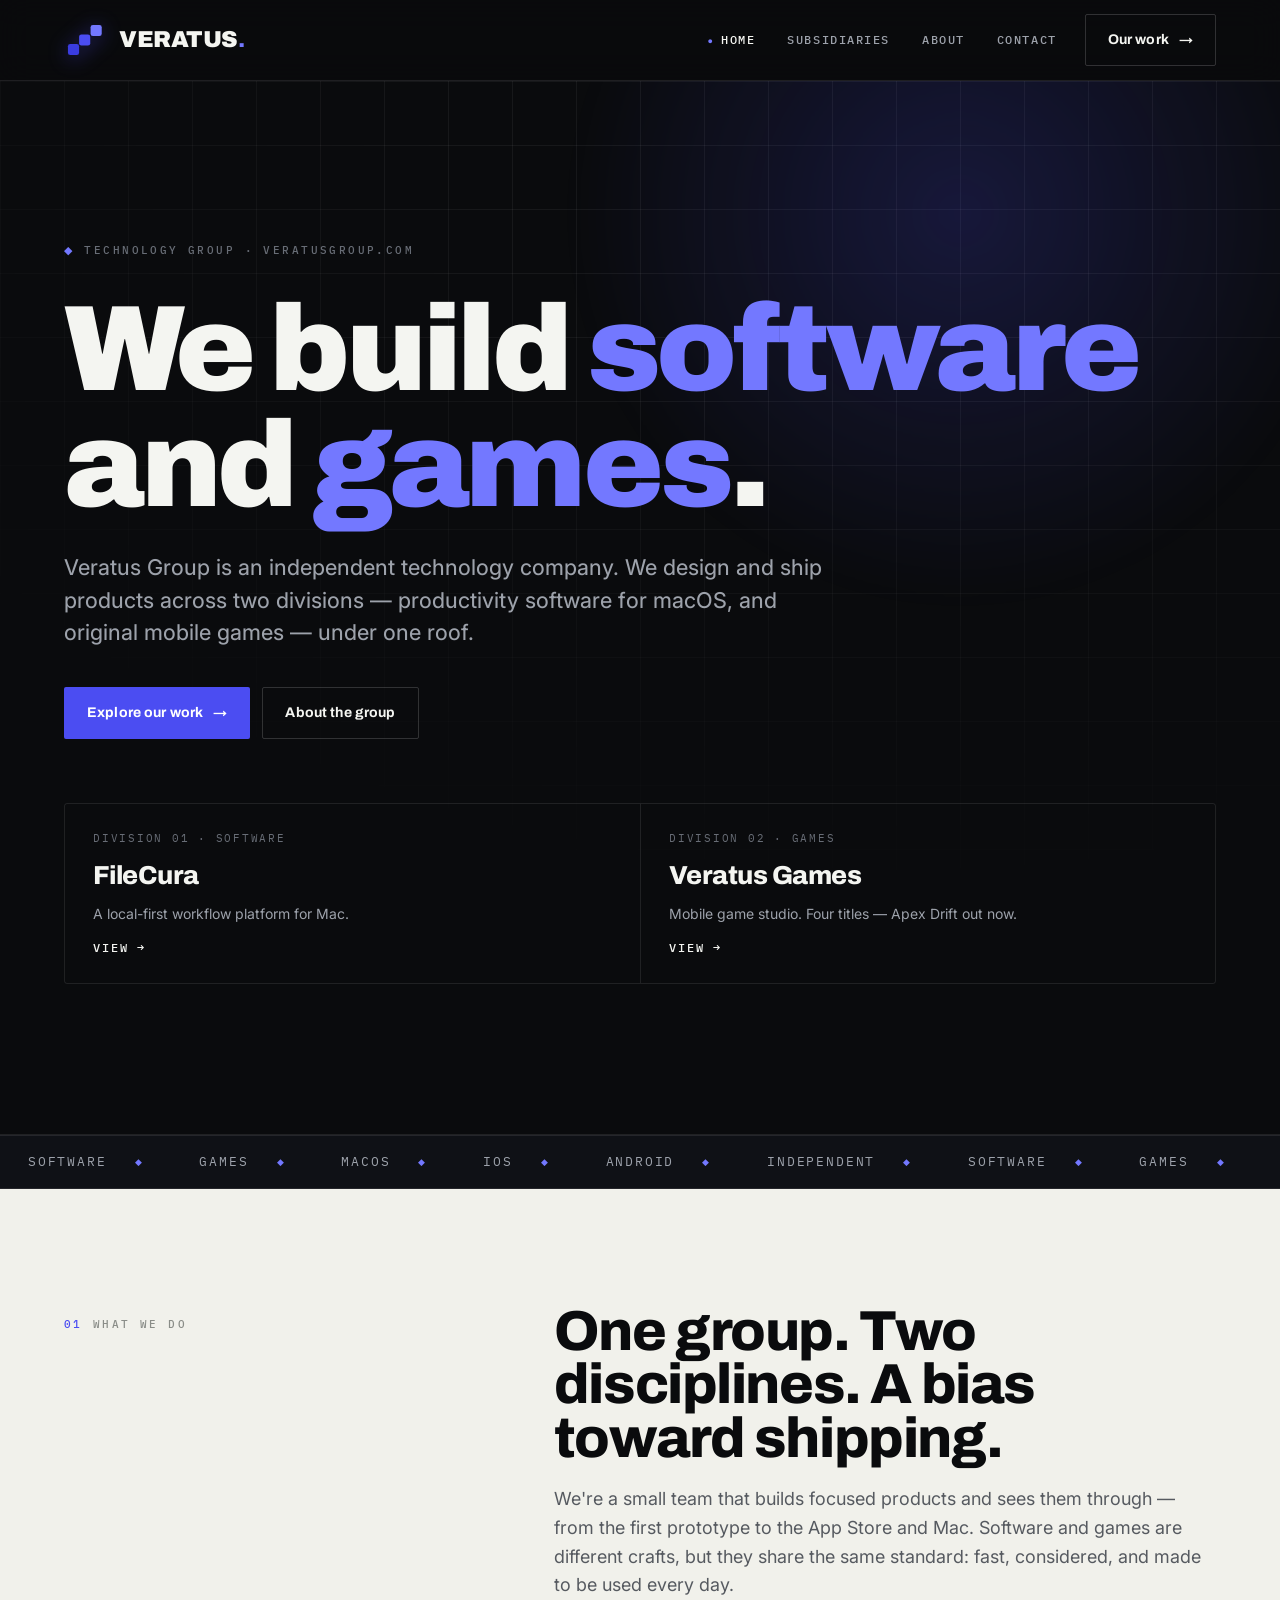
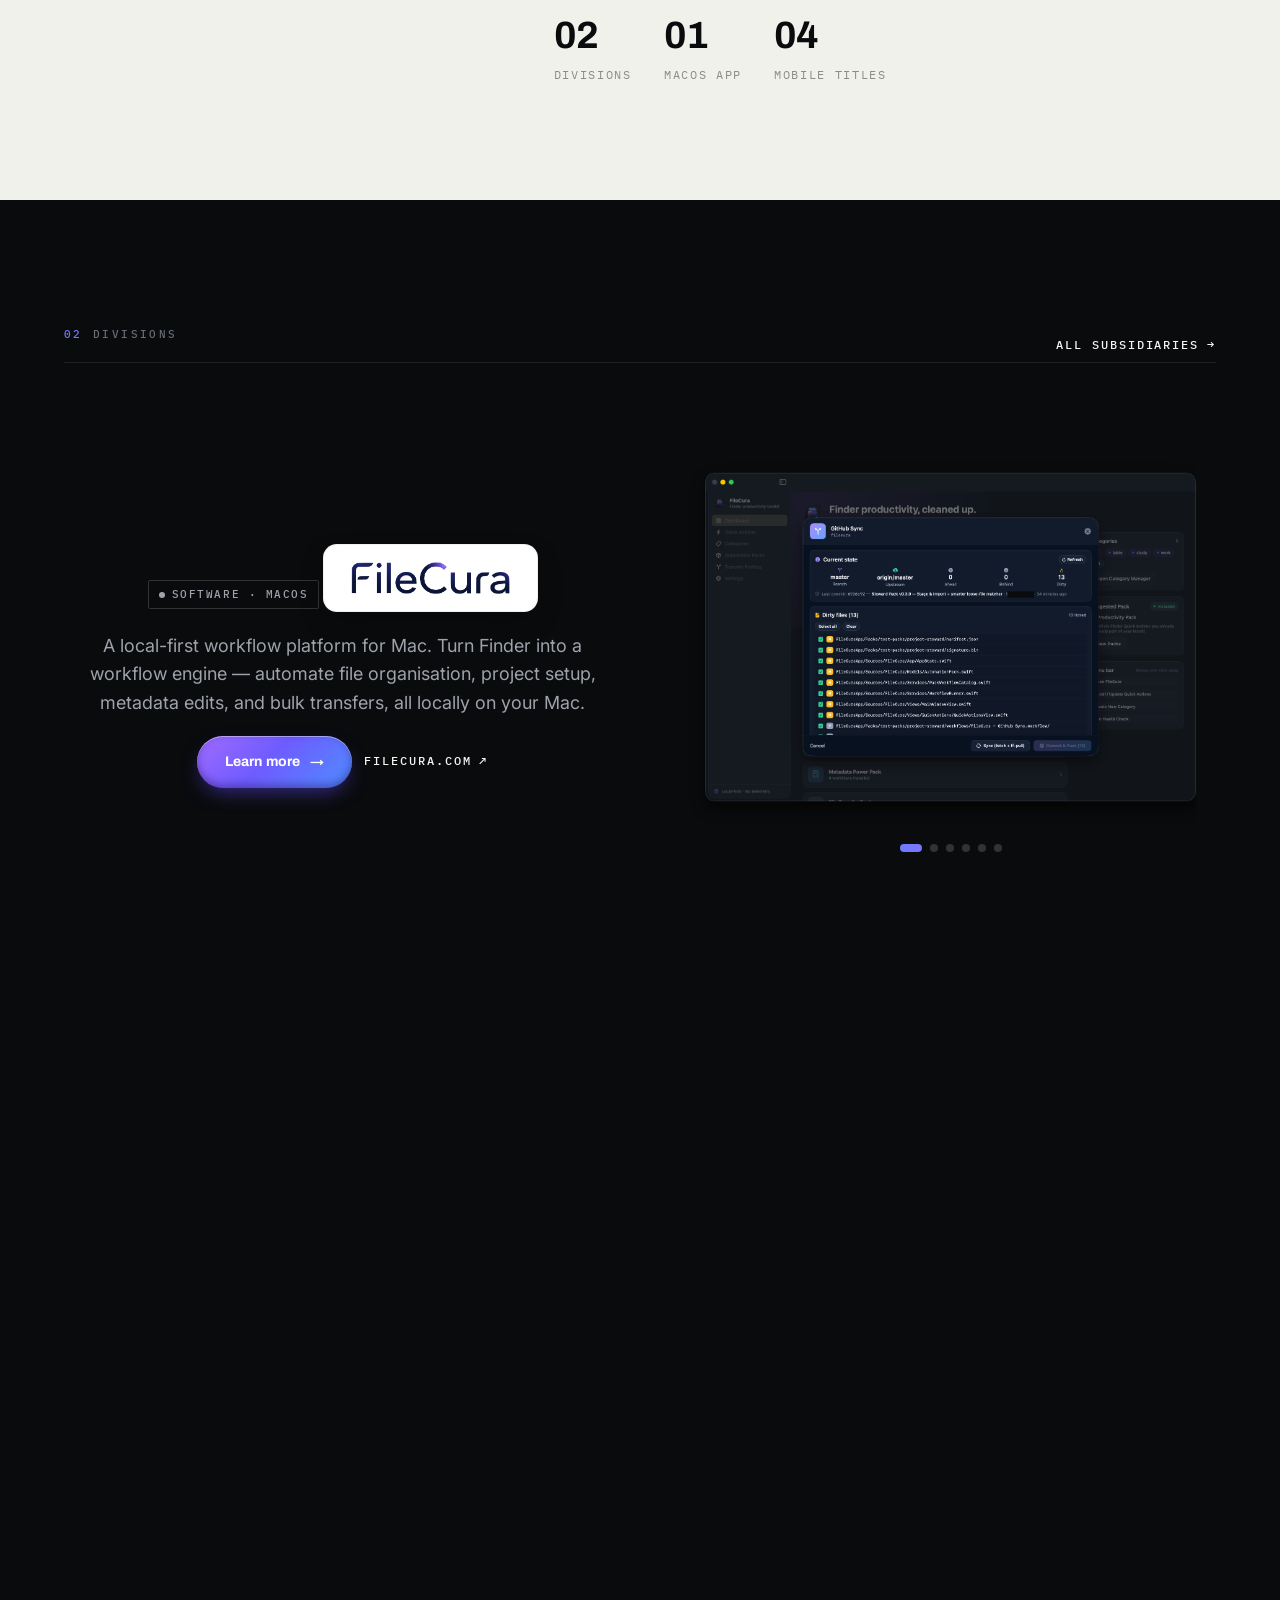
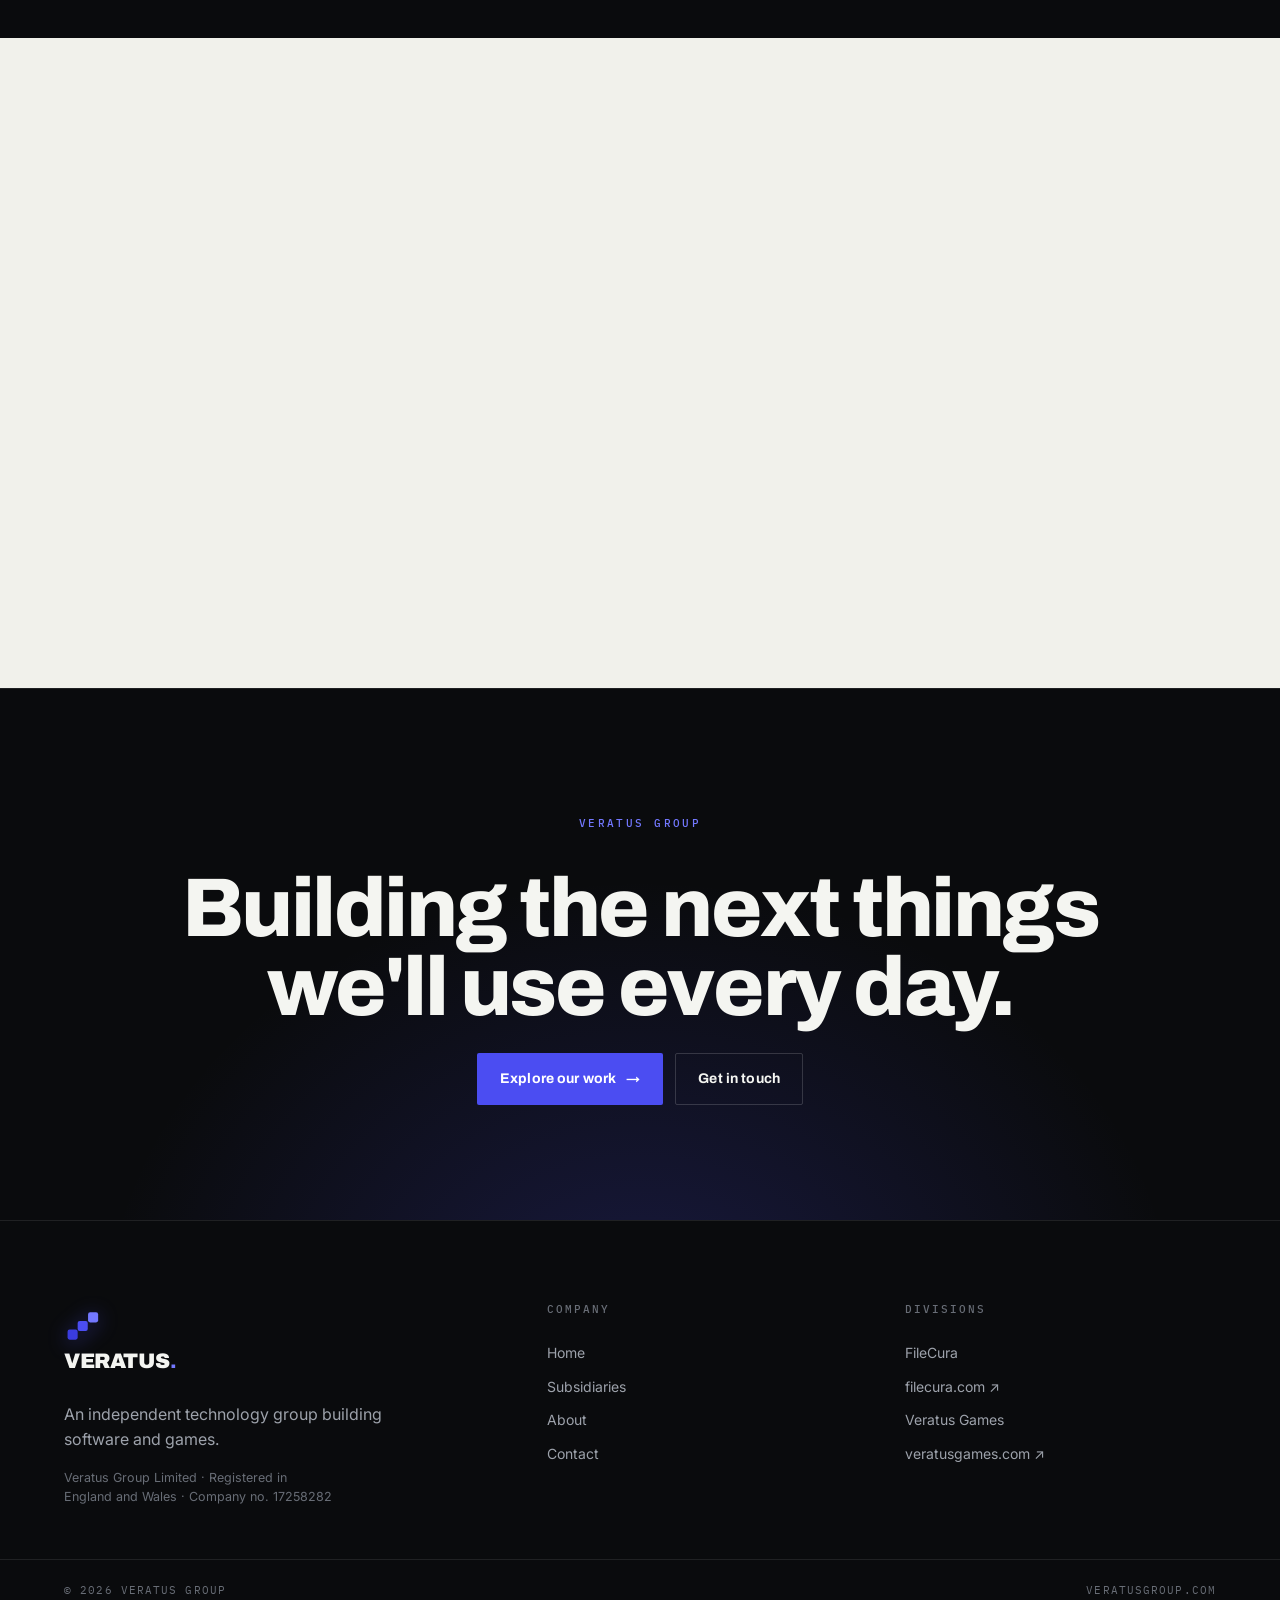
<file: index.html>
<!doctype html>
<html lang="en">
<head>
<meta charset="utf-8"/>
<title>Veratus Group — Software & Games</title>
<meta name="viewport" content="width=device-width, initial-scale=1"/>
<link rel="icon" type="image/svg+xml" href="assets/veratus-mark.svg"/>
<link rel="stylesheet" href="veratus.css"/>
<link rel="stylesheet" href="https://fonts.googleapis.com/css2?family=Space+Grotesk:wght@500;600;700&family=JetBrains+Mono:wght@400;500;700&display=swap"/>
<style>
  /* Page-local: hero composition */
  .hero { position: relative; overflow: hidden; border-bottom: 1px solid var(--line); }
  .hero__grid {
    position: absolute; inset: 0; pointer-events: none;
    background-image:
      linear-gradient(var(--line) 1px, transparent 1px),
      linear-gradient(90deg, var(--line) 1px, transparent 1px);
    background-size: 64px 64px;
    -webkit-mask-image: radial-gradient(120% 100% at 70% 0%, #000 30%, transparent 78%);
            mask-image: radial-gradient(120% 100% at 70% 0%, #000 30%, transparent 78%);
    opacity: .6;
  }
  .hero__glow {
    position: absolute; top: -30%; right: -10%; width: 70vw; height: 70vw;
    background: radial-gradient(circle, rgba(75,77,242,0.20), transparent 62%);
    pointer-events: none; filter: blur(10px);
  }
  .hero__inner { position: relative; padding-block: clamp(72px, 12vw, 150px); }
  .hero h1 { margin: 22px 0 0; }
  .hero h1 .accent { color: var(--accent-bright); }
  .hero__cta { margin-top: 38px; }
  .hero__divs {
    margin-top: 64px; display: grid; grid-template-columns: 1fr 1fr;
    border: 1px solid var(--line); border-radius: 3px; overflow: hidden;
  }
  .hero__div { padding: 26px 28px; display: flex; flex-direction: column; gap: 8px; transition: background .2s; }
  .hero__div + .hero__div { border-left: 1px solid var(--line); }
  .hero__div:hover { background: var(--ink-1); }
  .hero__div .k { font-family: var(--f-mono); font-size: 11px; letter-spacing: .16em; text-transform: uppercase; color: var(--fg-3); }
  .hero__div .n { font-family: var(--f-display); font-weight: 800; font-size: clamp(20px,2.4vw,26px); letter-spacing: -.02em; }
  .hero__div .d { font-size: 14px; color: var(--fg-2); }
  .hero__div .go { margin-top: 6px; }
  @media (max-width: 680px){ .hero__divs { grid-template-columns: 1fr; } .hero__div + .hero__div { border-left: 0; border-top: 1px solid var(--line); } }

  /* Ticker */
  .ticker { border-block: 1px solid var(--line); background: var(--ink-1); overflow: hidden; }
  .ticker__track { display: flex; gap: 0; white-space: nowrap; animation: ticker 32s linear infinite; }
  .ticker span {
    font-family: var(--f-mono); font-size: 13px; letter-spacing: .14em; text-transform: uppercase;
    color: var(--fg-2); padding: 16px 28px; display: inline-flex; align-items: center; gap: 28px;
  }
  .ticker span::after { content: "◆"; color: var(--accent-bright); font-size: 9px; }
  @keyframes ticker { to { transform: translateX(-50%); } }
  @media (prefers-reduced-motion: reduce){ .ticker__track { animation: none; } }

  /* Divisions feature blocks */
  .divs { display: grid; gap: 0; }
  .divblock {
    display: grid; grid-template-columns: 1.05fr 1fr; gap: clamp(28px,5vw,72px);
    align-items: center; padding-block: clamp(48px,7vw,84px);
  }
  .divblock + .divblock { border-top: 1px solid var(--paper-line); }
  .divblock__shot { aspect-ratio: 4 / 3; }
  .divblock--rev .divblock__media { order: -1; }
  .divblock h3 { margin: 16px 0 0; }
  @media (max-width: 820px){
    .divblock { grid-template-columns: 1fr; }
    .divblock--rev .divblock__media { order: 0; }
  }

  /* Games strip */
  .games { display: grid; grid-template-columns: repeat(3,1fr); gap: 1px; background: var(--line); border: 1px solid var(--line); border-radius: 3px; overflow: hidden; }
  .game { background: var(--ink); padding: 22px; display: flex; flex-direction: column; gap: 14px; transition: background .2s; }
  .game:hover { background: var(--ink-1); }
  .game__shot { aspect-ratio: 16 / 11; }
  .game__head { display: flex; align-items: flex-start; justify-content: space-between; gap: 12px; }
  @media (max-width: 760px){ .games { grid-template-columns: 1fr; } }

  /* CTA band */
  .ctaband { position: relative; overflow: hidden; border-top: 1px solid var(--line); }
  .ctaband__glow { position: absolute; inset: 0; background: radial-gradient(60% 120% at 50% 120%, rgba(75,77,242,0.22), transparent 70%); pointer-events: none; }
  .ctaband__inner { position: relative; text-align: center; padding-block: clamp(64px,9vw,120px); display: flex; flex-direction: column; align-items: center; gap: 26px; }

  /* In-development pointer band → Veratus Games page */
  .devband { display:flex; align-items:center; justify-content:space-between; gap:32px; flex-wrap:wrap;
    border:1px solid var(--paper-line); border-radius:4px; padding:clamp(26px,4vw,48px); background:var(--paper);
    transition:background .2s, border-color .2s, transform .2s; }
  .devband:hover { background:#E9E9E1; border-color:rgba(10,11,13,.22); }
  .devband__go { font-family:var(--f-display); font-weight:700; font-size:15px; letter-spacing:.01em;
    display:inline-flex; align-items:center; gap:10px; color:var(--accent); white-space:nowrap; }
  .devband__go .arr { transition:transform .18s; }
  .devband:hover .devband__go .arr { transform:translateX(5px); }
</style>
</head>
<body data-screen-label="01 Home">

  <!-- NAV -->
  <header class="nav">
    <div class="nav__inner">
      <a class="brand" href="index.html" aria-label="Veratus Group home">
        <svg class="brand__mark" viewBox="0 0 64 64" fill="none" aria-hidden="true">
          <rect x="6" y="38" width="17" height="17" rx="3.5" fill="#3A3CE0"></rect><rect x="40.5" y="9" width="17" height="17" rx="3.5" fill="#7378FF"></rect>
          <rect x="23" y="23.5" width="17" height="17" rx="3.5" fill="#4B4DF2"></rect>
        </svg>
        <span class="brand__name">VERATUS<b>.</b></span>
      </a>
      <nav class="nav__links" aria-label="Primary">
        <a class="nav__link" href="index.html" aria-current="page">Home</a>
        <a class="nav__link" href="subsidiaries.html">Subsidiaries</a>
        <a class="nav__link" href="about.html">About</a>
        <a class="nav__link nav__link--keep" href="contact.html">Contact</a>
        <a class="btn btn--ghost nav__cta" href="subsidiaries.html">Our work <span class="arr">→</span></a>
      </nav>
    </div>
  </header>

  <main>
    <!-- HERO -->
    <section class="hero">
      <div class="hero__grid"></div>
      <div class="hero__glow"></div>
      <div class="wrap hero__inner">
        <p class="eyebrow"><span class="idx">◆</span> Technology Group · veratusgroup.com</p>
        <h1 class="display d-xxl">
          We build <span class="accent">software</span><br/>and <span class="accent">games</span>.
        </h1>
        <p class="lede" style="margin-top:28px;">
          Veratus Group is an independent technology company. We design and ship
          products across two divisions — productivity software for macOS, and
          original mobile games — under one roof.
        </p>
        <div class="row hero__cta">
          <a class="btn btn--accent" href="subsidiaries.html">Explore our work <span class="arr">→</span></a>
          <a class="btn btn--ghost" href="about.html">About the group</a>
        </div>

        <div class="hero__divs">
          <a class="hero__div" href="subsidiaries.html#filecura">
            <span class="k">Division 01 · Software</span>
            <span class="n">FileCura</span>
            <span class="d">A local-first workflow platform for Mac.</span>
            <span class="go link-arrow">View <span class="arr">→</span></span>
          </a>
          <a class="hero__div" href="olympus.html">
            <span class="k">Division 02 · Games</span>
            <span class="n">Veratus Games</span>
            <span class="d">Mobile game studio. Four titles — Apex Drift out now.</span>
            <span class="go link-arrow">View <span class="arr">→</span></span>
          </a>
        </div>
      </div>
    </section>

    <!-- TICKER -->
    <div class="ticker" aria-hidden="true">
      <div class="ticker__track">
        <span>Software</span><span>Games</span><span>macOS</span><span>iOS</span><span>Android</span><span>Independent</span>
        <span>Software</span><span>Games</span><span>macOS</span><span>iOS</span><span>Android</span><span>Independent</span>
      </div>
    </div>

    <!-- WHAT WE DO (paper) -->
    <section class="section on-paper" data-screen-label="What we do">
      <div class="wrap">
        <div class="fade-up" style="display:grid; grid-template-columns: 0.9fr 1.4fr; gap: clamp(28px,5vw,72px); align-items:start;">
          <div>
            <p class="eyebrow"><span class="idx">01</span> What we do</p>
          </div>
          <div class="stack">
            <h2 class="display d-lg">One group. Two disciplines. A bias toward shipping.</h2>
            <p class="body-lg">
              We're a small team that builds focused products and sees them through —
              from the first prototype to the App Store and Mac. Software and games
              are different crafts, but they share the same standard: fast, considered,
              and made to be used every day.
            </p>
            <div class="row" style="margin-top:8px; gap:32px;">
              <div class="stack-sm">
                <div class="display d-md">02</div>
                <div class="mono" style="font-size:12px;letter-spacing:.14em;text-transform:uppercase;color:var(--on-paper-3)">Divisions</div>
              </div>
              <div class="stack-sm">
                <div class="display d-md">01</div>
                <div class="mono" style="font-size:12px;letter-spacing:.14em;text-transform:uppercase;color:var(--on-paper-3)">macOS app</div>
              </div>
              <div class="stack-sm">
                <div class="display d-md">04</div>
                <div class="mono" style="font-size:12px;letter-spacing:.14em;text-transform:uppercase;color:var(--on-paper-3)">Mobile titles</div>
              </div>
            </div>
          </div>
        </div>
      </div>
    </section>

    <!-- DIVISIONS -->
    <section class="section" data-screen-label="Divisions">
      <div class="wrap">
        <div class="row" style="justify-content:space-between; align-items:flex-end; margin-bottom:8px;">
          <p class="eyebrow"><span class="idx">02</span> Divisions</p>
          <a class="link-arrow" href="subsidiaries.html">All subsidiaries <span class="arr">→</span></a>
        </div>
        <div class="rule" style="margin-bottom:12px;"></div>

        <div class="divs">
          <!-- FileCura -->
          <article class="divblock fade-up" id="filecura">
            <div class="stack" style="align-items:center; text-align:center;">
              <span class="tag tag--dot">Software · macOS</span>
              <span class="fc-logo"><img src="assets/filecura-wordmark.png" alt="FileCura — local-first workflow platform for Mac"/></span>
              <p class="body-lg" style="color:var(--fg-2); margin-inline:auto;">
                A local-first workflow platform for Mac. Turn Finder into a
                workflow engine — automate file organisation, project setup,
                metadata edits, and bulk transfers, all locally on your Mac.
              </p>
              <div class="row" style="margin-top:6px; justify-content:center;">
                <a class="btn btn--filecura" href="subsidiaries.html#filecura">Learn more <span class="arr">→</span></a>
                <a class="link-arrow muted" href="https://filecura.com" target="_blank" rel="noopener">filecura.com <span class="arr">↗</span></a>
              </div>
            </div>
            <div class="divblock__media">
              <div class="fc-slides" data-fc-slides>
                <img src="assets/fc/fc-1.png" alt="FileCura — Dashboard"/>
                <img src="assets/fc/fc-2.png" alt="FileCura — Quick Actions"/>
                <img src="assets/fc/fc-3.png" alt="FileCura — Automation Packs"/>
                <img src="assets/fc/fc-4.png" alt="FileCura — Settings"/>
                <img src="assets/fc/fc-5.png" alt="FileCura — Git Full Run"/>
                <img src="assets/fc/fc-6.png" alt="FileCura — Archive Handler"/>
              </div>
              <div class="fc-dots" data-fc-dots></div>
            </div>
          </article>

          <!-- Veratus Games -->
          <article class="divblock divblock--rev fade-up" id="olympus">
            <div class="stack">
              <span class="tag tag--dot" style="color:var(--accent-bright);border-color:var(--accent-line)">Games · Mobile studio</span>
              <h3 class="display d-lg">Veratus Games</h3>
              <p class="body-lg" style="color:var(--fg-2)">
                Our mobile game studio. Veratus Games builds original, tightly-crafted titles
                for iOS and Android — Apex Drift is live on the App Store, with three more on the way.
              </p>
              <div class="row" style="margin-top:6px;">
                <a class="btn btn--olympus" href="olympus.html">Visit Veratus Games <span class="arr">→</span></a>
              </div>
            </div>
            <a class="divblock__media ticks" href="olympus.html" aria-label="Veratus Games" style="display:flex;align-items:center;justify-content:center;padding:20px;aspect-ratio:4/3;background:radial-gradient(62% 64% at 50% 34%,rgba(44,58,115,.55),transparent 70%),linear-gradient(160deg,#10193A,#070A16);border:1px solid rgba(245,199,84,.22);border-radius:3px;overflow:hidden;transition:transform .2s,border-color .2s;">
              <img src="assets/olympus-lockup.svg" alt="Veratus Games" style="width:90%;max-width:480px;"/>
            </a>
          </article>
        </div>
      </div>
    </section>

    <!-- IN DEVELOPMENT → VERATUS GAMES PAGE -->
    <section class="section on-paper" data-screen-label="In development">
      <div class="wrap">
        <a class="devband fade-up" href="olympus.html">
          <div class="stack-sm">
            <p class="eyebrow"><span class="idx">03</span> In development</p>
            <h2 class="display d-lg" style="margin-top:10px;">Our games are made at Veratus Games.</h2>
            <p class="body-lg" style="max-width:48ch; margin-top:6px;">Veratus Games is our mobile studio — Apex Drift is live, Eclipse Run and Triagles are launching, and Lost in the Woods is in development. See the studio and its full lineup.</p>
          </div>
          <span class="devband__go">Visit Veratus Games <span class="arr">→</span></span>
        </a>
      </div>
    </section>

    <!-- CTA -->
    <section class="ctaband on-ink" data-screen-label="CTA">
      <div class="ctaband__glow"></div>
      <div class="wrap ctaband__inner">
        <p class="eyebrow eyebrow--accent">Veratus Group</p>
        <h2 class="display d-xl" style="max-width:18ch;">Building the next things we'll use every day.</h2>
        <div class="row" style="justify-content:center;">
          <a class="btn btn--accent" href="subsidiaries.html">Explore our work <span class="arr">→</span></a>
          <a class="btn btn--ghost" href="contact.html">Get in touch</a>
        </div>
      </div>
    </section>
  </main>

  <!-- FOOTER -->
  <footer class="foot">
    <div class="foot__top">
      <div class="foot__col">
        <a class="brand" href="index.html" style="margin-bottom:18px;">
          <svg class="brand__mark" viewBox="0 0 64 64" fill="none" aria-hidden="true">
            <rect x="6" y="38" width="17" height="17" rx="3.5" fill="#3A3CE0"></rect><rect x="40.5" y="9" width="17" height="17" rx="3.5" fill="#7378FF"></rect>
            <rect x="23" y="23.5" width="17" height="17" rx="3.5" fill="#4B4DF2"></rect>
          </svg>
          <span class="brand__name">VERATUS<b>.</b></span>
        </a>
        <p class="body" style="max-width:34ch;">An independent technology group building software and games.</p>
        <p class="body muted" style="max-width:34ch; margin-top:10px; font-size:12.5px; line-height:1.5;">Veratus Group Limited · Registered in England and Wales · Company no. 17258282</p>
      </div>
      <div class="foot__col">
        <h4>Company</h4>
        <a href="index.html">Home</a>
        <a href="subsidiaries.html">Subsidiaries</a>
        <a href="about.html">About</a>
        <a href="contact.html">Contact</a>
      </div>
      <div class="foot__col">
        <h4>Divisions</h4>
        <a href="subsidiaries.html#filecura">FileCura</a>
        <a href="https://filecura.com" target="_blank" rel="noopener">filecura.com ↗</a>
        <a href="olympus.html">Veratus Games</a>
        <a href="https://veratusgames.com" target="_blank" rel="noopener">veratusgames.com ↗</a>
      </div>
    </div>
    <div class="foot__bottom">
      <span>© 2026 Veratus Group</span>
      <span>veratusgroup.com</span>
    </div>
  </footer>

  <script>
    (function(){
      var io = new IntersectionObserver(function(es){
        es.forEach(function(e){ if(e.isIntersecting){ e.target.classList.add('in'); io.unobserve(e.target); }});
      }, { threshold: 0.12, rootMargin: '0px 0px -8% 0px' });
      document.querySelectorAll('.fade-up').forEach(function(el,i){ el.style.setProperty('--_d', (i*60)+'ms'); io.observe(el); });
    })();
  </script>
  <script data-vg-reveal>
  (function(){
    var sels = ['.hero__inner','.pagehead__inner','.ohead__inner','.ctaband__inner','.octa > .wrap','.section > .wrap','.osec > .wrap'];
    var add = [];
    sels.forEach(function(s){ document.querySelectorAll(s).forEach(function(el){
      if(el.classList.contains('fade-up')) return;
      if(el.querySelector('.fade-up')) return;
      el.classList.add('fade-up'); add.push(el);
    }); });
    if(!('IntersectionObserver' in window)){ add.forEach(function(el){ el.classList.add('in'); }); return; }
    var io = new IntersectionObserver(function(es){ es.forEach(function(e){ if(e.isIntersecting){ e.target.classList.add('in'); io.unobserve(e.target); } }); }, { threshold: 0.06, rootMargin: '0px 0px -4% 0px' });
    add.forEach(function(el){ io.observe(el); });
  })();
  </script>
  <script src="fc-slideshow.js"></script>
</body>
</html>
</file>
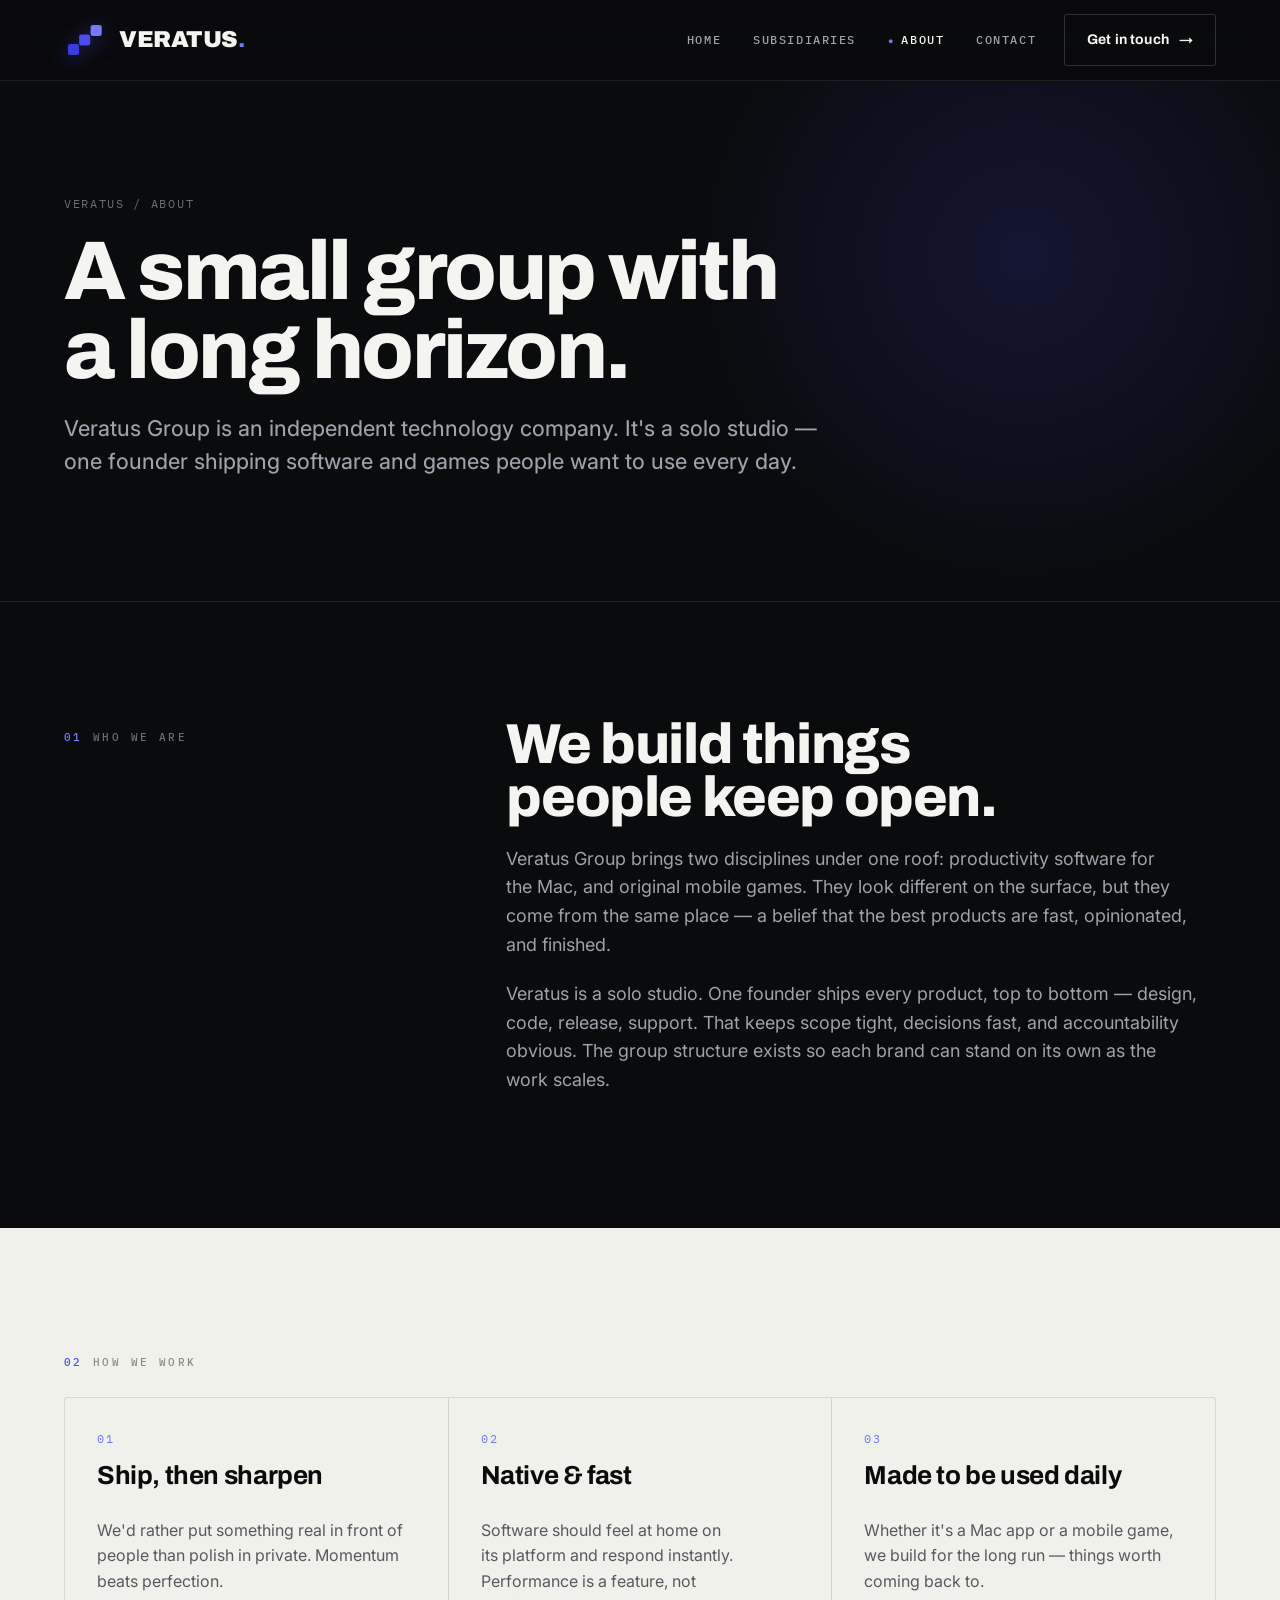
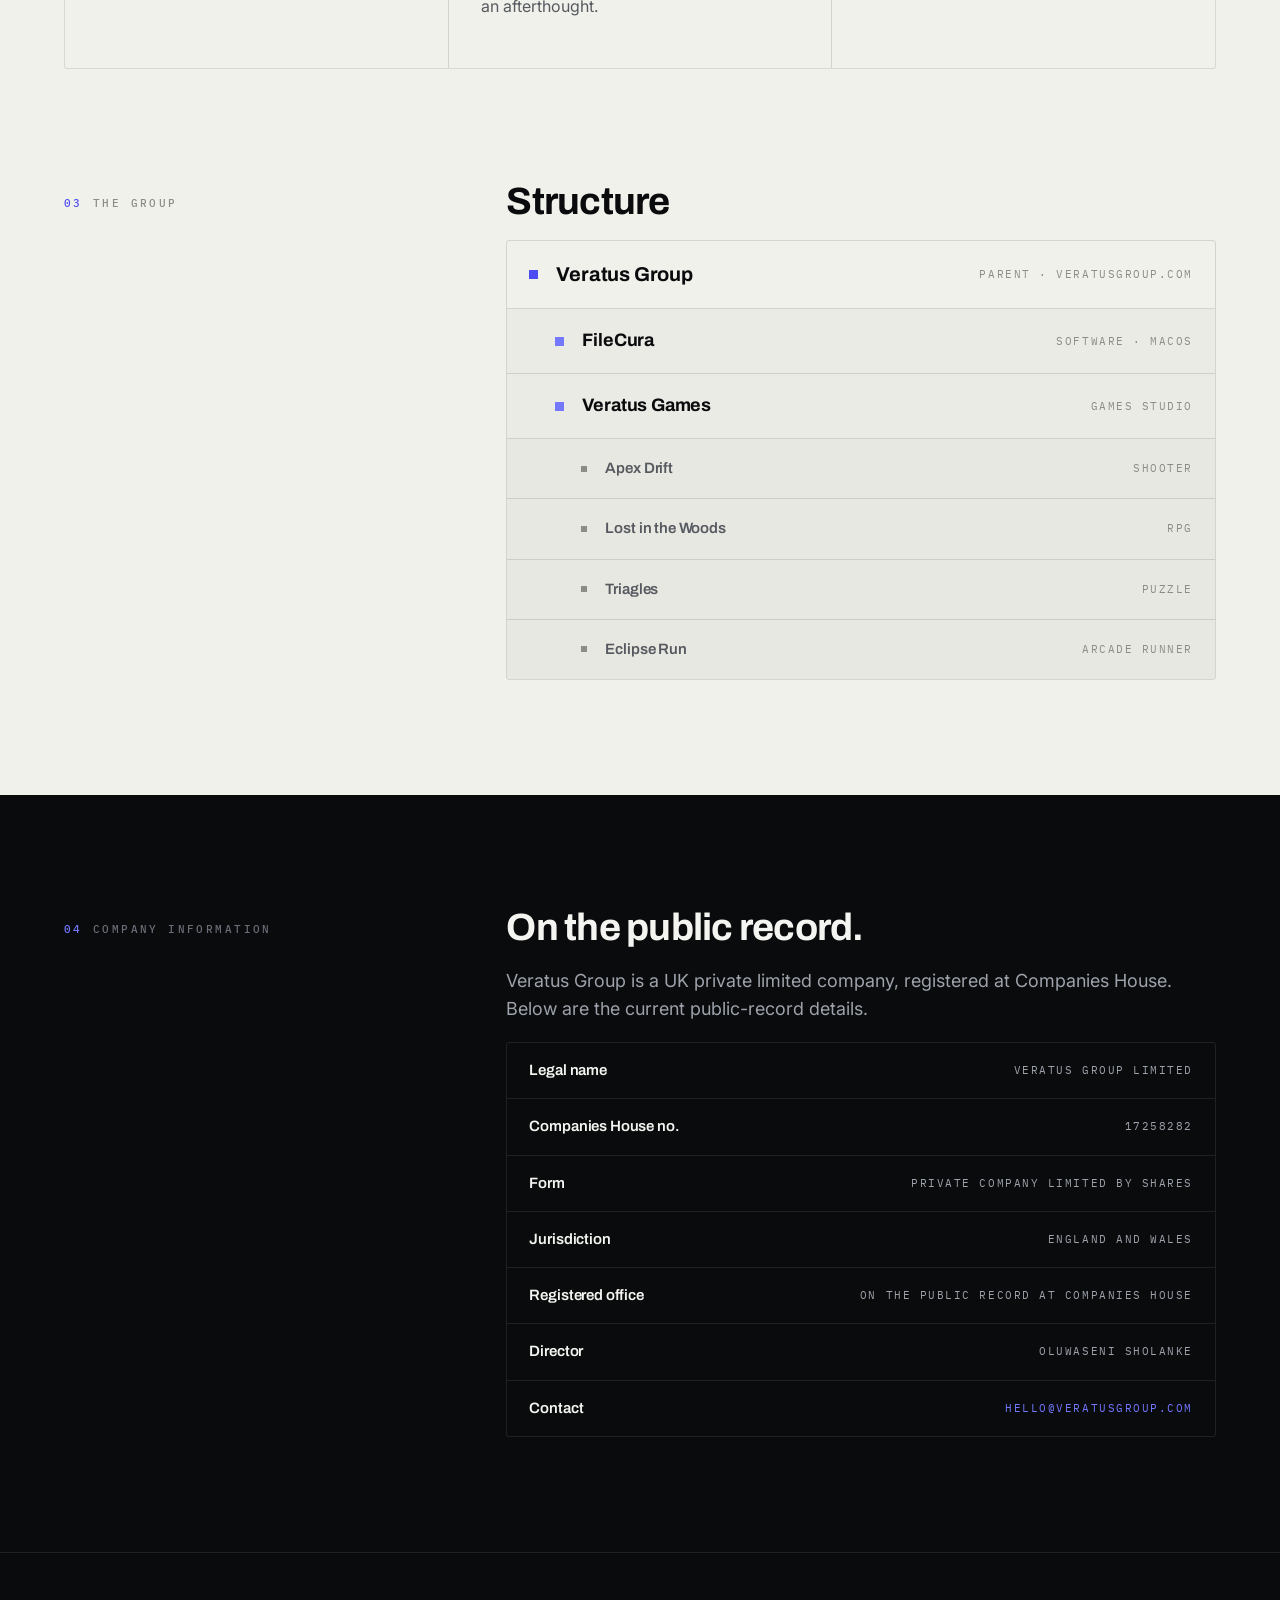
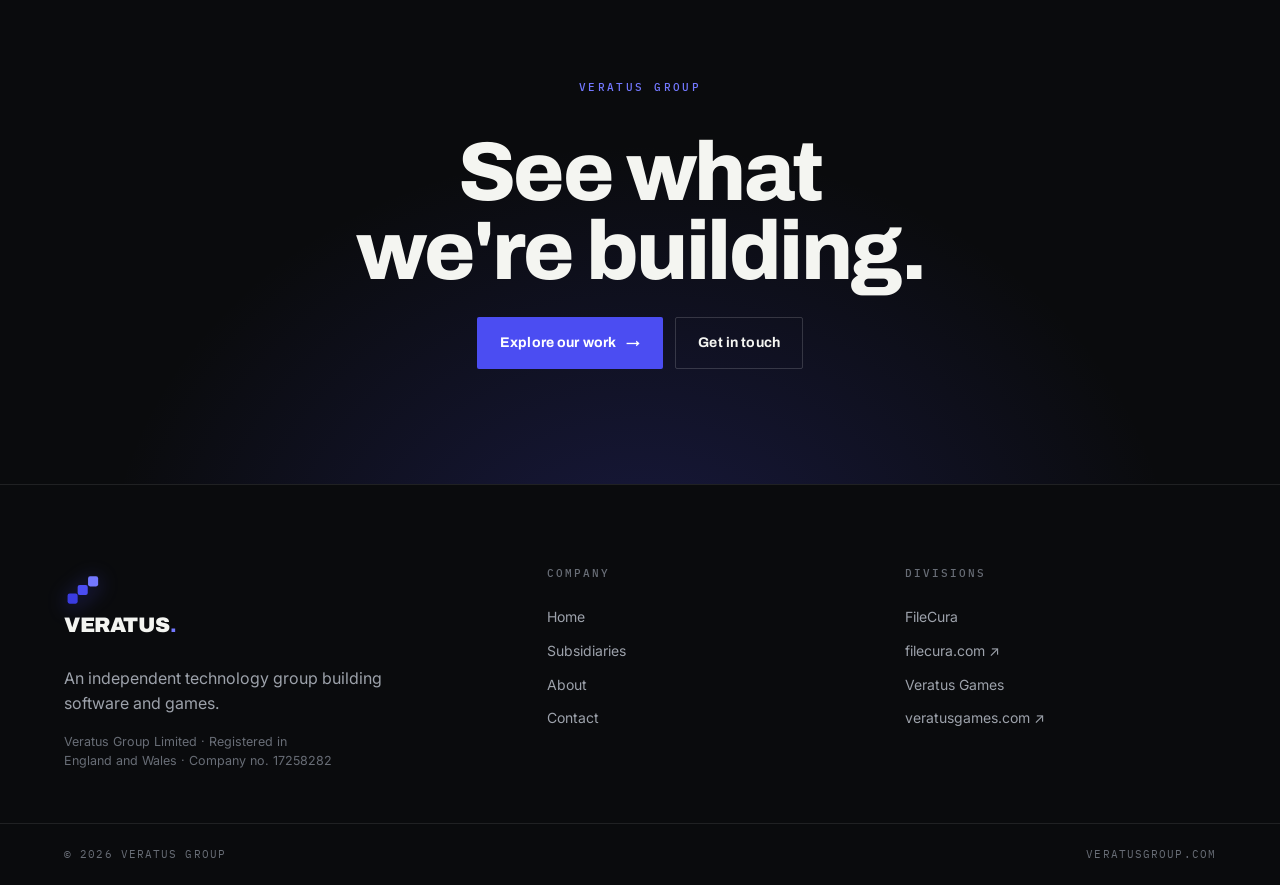
<file: about.html>
<!doctype html>
<html lang="en">
<head>
<meta charset="utf-8"/>
<title>About — Veratus Group</title>
<meta name="viewport" content="width=device-width, initial-scale=1"/>
<link rel="icon" type="image/svg+xml" href="assets/veratus-mark.svg"/>
<link rel="stylesheet" href="veratus.css"/>
<style>
  .pagehead { border-bottom: 1px solid var(--line); position: relative; overflow: hidden; }
  .pagehead__glow { position:absolute; top:-40%; right:-10%; width:60vw; height:60vw; background: radial-gradient(circle, rgba(75,77,242,0.16), transparent 62%); pointer-events:none; }
  .pagehead__inner { position: relative; padding-block: clamp(56px,8vw,104px); }
  .crumbs { font-family: var(--f-mono); font-size: 12px; letter-spacing:.14em; text-transform:uppercase; color: var(--fg-3); }
  .crumbs a:hover { color: var(--accent-bright); }

  .twocol { display:grid; grid-template-columns: 0.8fr 1.5fr; gap: clamp(28px,5vw,72px); align-items:start; }
  @media (max-width: 820px){ .twocol { grid-template-columns:1fr; gap:24px; } }

  .principles { display:grid; grid-template-columns: repeat(3,1fr); gap:1px; background: var(--line); border:1px solid var(--line); border-radius:3px; overflow:hidden; margin-top:8px; }
  .principle { background: var(--ink); padding: clamp(22px,3vw,32px); display:flex; flex-direction:column; gap:12px; }
  .principle .n { font-family: var(--f-mono); font-size:12px; letter-spacing:.16em; color: var(--accent-bright); }
  @media (max-width: 760px){ .principles { grid-template-columns:1fr; } }

  /* Structure list (minimal hierarchy) */
  .struct { border:1px solid var(--paper-line); border-radius:3px; overflow:hidden; }
  .struct__row { display:flex; align-items:center; gap:18px; padding:18px 22px; border-bottom:1px solid var(--paper-line); }
  .struct__row:last-child { border-bottom:0; }
  .struct__row--child { padding-left:48px; background: rgba(10,11,13,0.025); }
  .struct__row--leaf { padding-left:74px; background: rgba(10,11,13,0.04); }
  .struct__k { font-family: var(--f-mono); font-size:11px; letter-spacing:.14em; text-transform:uppercase; color: var(--on-paper-3); margin-left:auto; }
  .struct__name { font-family: var(--f-display); font-weight:700; letter-spacing:-.01em; }
  .struct__row--child .struct__name { font-size:18px; }
  .struct__row--leaf .struct__name { font-weight:600; font-size:15px; color: var(--on-paper-2); }
  .struct__tick { width:9px; height:9px; flex:none; background: var(--accent); }
  .struct__row--child .struct__tick { background: var(--accent-bright); }
  .struct__row--leaf .struct__tick { width:6px; height:6px; background: var(--on-paper-3); }

  .ctaband { position: relative; overflow: hidden; border-top: 1px solid var(--line); }
  .ctaband__glow { position: absolute; inset: 0; background: radial-gradient(60% 120% at 50% 120%, rgba(75,77,242,0.22), transparent 70%); pointer-events: none; }
  .ctaband__inner { position: relative; text-align: center; padding-block: clamp(64px,9vw,120px); display: flex; flex-direction: column; align-items: center; gap: 26px; }
</style>
</head>
<body data-screen-label="03 About">

  <header class="nav">
    <div class="nav__inner">
      <a class="brand" href="index.html" aria-label="Veratus Group home">
        <svg class="brand__mark" viewBox="0 0 64 64" fill="none" aria-hidden="true">
          <rect x="6" y="38" width="17" height="17" rx="3.5" fill="#3A3CE0"></rect><rect x="40.5" y="9" width="17" height="17" rx="3.5" fill="#7378FF"></rect>
          <rect x="23" y="23.5" width="17" height="17" rx="3.5" fill="#4B4DF2"></rect>
        </svg>
        <span class="brand__name">VERATUS<b>.</b></span>
      </a>
      <nav class="nav__links" aria-label="Primary">
        <a class="nav__link" href="index.html">Home</a>
        <a class="nav__link" href="subsidiaries.html">Subsidiaries</a>
        <a class="nav__link" href="about.html" aria-current="page">About</a>
        <a class="nav__link nav__link--keep" href="contact.html">Contact</a>
        <a class="btn btn--ghost nav__cta" href="contact.html">Get in touch <span class="arr">→</span></a>
      </nav>
    </div>
  </header>

  <main>
    <section class="pagehead">
      <div class="pagehead__glow"></div>
      <div class="wrap pagehead__inner">
        <p class="crumbs"><a href="index.html">Veratus</a> / About</p>
        <h1 class="display d-xl" style="margin-top:18px; max-width:14ch;">A small group with a long horizon.</h1>
        <p class="lede" style="margin-top:22px;">
          Veratus Group is an independent technology company. It's a solo studio —
          one founder shipping software and games people want to use every day.
        </p>
      </div>
    </section>

    <!-- MISSION -->
    <section class="section" data-screen-label="Mission">
      <div class="wrap">
        <div class="twocol fade-up">
          <p class="eyebrow"><span class="idx">01</span> Who we are</p>
          <div class="stack">
            <h2 class="display d-lg">We build things people keep open.</h2>
            <p class="body-lg">
              Veratus Group brings two disciplines under one roof: productivity
              software for the Mac, and original mobile games. They look different on
              the surface, but they come from the same place — a belief that the best
              products are fast, opinionated, and finished.
            </p>
            <p class="body-lg">
              Veratus is a solo studio. One founder ships every product, top to
              bottom — design, code, release, support. That keeps scope tight,
              decisions fast, and accountability obvious. The group structure
              exists so each brand can stand on its own as the work scales.
            </p>
          </div>
        </div>
      </div>
    </section>

    <!-- PRINCIPLES -->
    <section class="section on-paper" data-screen-label="Principles">
      <div class="wrap">
        <p class="eyebrow" style="margin-bottom:18px;"><span class="idx">02</span> How we work</p>
        <div class="principles fade-up" style="background:var(--paper-line);">
          <div class="principle" style="background:var(--paper);">
            <span class="n">01</span>
            <h3 class="display d-sm">Ship, then sharpen</h3>
            <p class="body">We'd rather put something real in front of people than polish in private. Momentum beats perfection.</p>
          </div>
          <div class="principle" style="background:var(--paper);">
            <span class="n">02</span>
            <h3 class="display d-sm">Native &amp; fast</h3>
            <p class="body">Software should feel at home on its platform and respond instantly. Performance is a feature, not an afterthought.</p>
          </div>
          <div class="principle" style="background:var(--paper);">
            <span class="n">03</span>
            <h3 class="display d-sm">Made to be used daily</h3>
            <p class="body">Whether it's a Mac app or a mobile game, we build for the long run — things worth coming back to.</p>
          </div>
        </div>
      </div>
    </section>

    <!-- STRUCTURE (minimal) -->
    <section class="section on-paper" style="padding-top:0;" data-screen-label="Structure">
      <div class="wrap">
        <div class="twocol">
          <p class="eyebrow"><span class="idx">03</span> The group</p>
          <div class="stack">
            <h2 class="display d-md">Structure</h2>
            <div class="struct fade-up">
              <div class="struct__row">
                <span class="struct__tick"></span>
                <span class="struct__name" style="font-size:20px;">Veratus Group</span>
                <span class="struct__k">Parent · veratusgroup.com</span>
              </div>
              <div class="struct__row struct__row--child">
                <span class="struct__tick"></span>
                <span class="struct__name">FileCura</span>
                <span class="struct__k">Software · macOS</span>
              </div>
              <div class="struct__row struct__row--child">
                <span class="struct__tick"></span>
                <span class="struct__name">Veratus Games</span>
                <span class="struct__k">Games studio</span>
              </div>
              <div class="struct__row struct__row--leaf">
                <span class="struct__tick"></span>
                <span class="struct__name">Apex Drift</span>
                <span class="struct__k">Shooter</span>
              </div>
              <div class="struct__row struct__row--leaf">
                <span class="struct__tick"></span>
                <span class="struct__name">Lost in the Woods</span>
                <span class="struct__k">RPG</span>
              </div>
              <div class="struct__row struct__row--leaf">
                <span class="struct__tick"></span>
                <span class="struct__name">Triagles</span>
                <span class="struct__k">Puzzle</span>
              </div>
              <div class="struct__row struct__row--leaf">
                <span class="struct__tick"></span>
                <span class="struct__name">Eclipse Run</span>
                <span class="struct__k">Arcade runner</span>
              </div>
            </div>
          </div>
        </div>
      </div>
    </section>

    <!-- COMPANY INFORMATION -->
    <section class="section" data-screen-label="Company information">
      <div class="wrap">
        <div class="twocol fade-up">
          <p class="eyebrow"><span class="idx">04</span> Company information</p>
          <div class="stack">
            <h2 class="display d-md">On the public record.</h2>
            <p class="body-lg">
              Veratus Group is a UK private limited company, registered at
              Companies House. Below are the current public-record details.
            </p>
            <div class="struct" style="border-color:var(--line); margin-top:10px;">
              <div class="struct__row" style="border-bottom:1px solid var(--line); padding:16px 22px;">
                <span class="struct__name" style="font-size:15px; font-weight:600;">Legal name</span>
                <span class="struct__k" style="color:var(--fg-2);">Veratus Group Limited</span>
              </div>
              <div class="struct__row" style="border-bottom:1px solid var(--line); padding:16px 22px;">
                <span class="struct__name" style="font-size:15px; font-weight:600;">Companies House no.</span>
                <span class="struct__k" style="color:var(--fg-2);">17258282</span>
              </div>
              <div class="struct__row" style="border-bottom:1px solid var(--line); padding:16px 22px;">
                <span class="struct__name" style="font-size:15px; font-weight:600;">Form</span>
                <span class="struct__k" style="color:var(--fg-2);">Private company limited by shares</span>
              </div>
              <div class="struct__row" style="border-bottom:1px solid var(--line); padding:16px 22px;">
                <span class="struct__name" style="font-size:15px; font-weight:600;">Jurisdiction</span>
                <span class="struct__k" style="color:var(--fg-2);">England and Wales</span>
              </div>
              <div class="struct__row" style="border-bottom:1px solid var(--line); padding:16px 22px;">
                <span class="struct__name" style="font-size:15px; font-weight:600;">Registered office</span>
                <span class="struct__k" style="color:var(--fg-2);">On the public record at Companies House</span>
              </div>
              <div class="struct__row" style="border-bottom:1px solid var(--line); padding:16px 22px;">
                <span class="struct__name" style="font-size:15px; font-weight:600;">Director</span>
                <span class="struct__k" style="color:var(--fg-2);">Oluwaseni Sholanke</span>
              </div>
              <div class="struct__row" style="padding:16px 22px;">
                <span class="struct__name" style="font-size:15px; font-weight:600;">Contact</span>
                <span class="struct__k"><a href="mailto:hello@veratusgroup.com" style="color:var(--accent-bright);">hello@veratusgroup.com</a></span>
              </div>
            </div>
          </div>
        </div>
      </div>
    </section>

    <section class="ctaband on-ink" data-screen-label="CTA">
      <div class="ctaband__glow"></div>
      <div class="wrap ctaband__inner">
        <p class="eyebrow eyebrow--accent">Veratus Group</p>
        <h2 class="display d-xl" style="max-width:16ch;">See what we're building.</h2>
        <div class="row" style="justify-content:center;">
          <a class="btn btn--accent" href="subsidiaries.html">Explore our work <span class="arr">→</span></a>
          <a class="btn btn--ghost" href="contact.html">Get in touch</a>
        </div>
      </div>
    </section>
  </main>

  <footer class="foot">
    <div class="foot__top">
      <div class="foot__col">
        <a class="brand" href="index.html" style="margin-bottom:18px;">
          <svg class="brand__mark" viewBox="0 0 64 64" fill="none" aria-hidden="true">
            <rect x="6" y="38" width="17" height="17" rx="3.5" fill="#3A3CE0"></rect><rect x="40.5" y="9" width="17" height="17" rx="3.5" fill="#7378FF"></rect>
            <rect x="23" y="23.5" width="17" height="17" rx="3.5" fill="#4B4DF2"></rect>
          </svg>
          <span class="brand__name">VERATUS<b>.</b></span>
        </a>
        <p class="body" style="max-width:34ch;">An independent technology group building software and games.</p>
        <p class="body muted" style="max-width:34ch; margin-top:10px; font-size:12.5px; line-height:1.5;">Veratus Group Limited · Registered in England and Wales · Company no. 17258282</p>
      </div>
      <div class="foot__col">
        <h4>Company</h4>
        <a href="index.html">Home</a>
        <a href="subsidiaries.html">Subsidiaries</a>
        <a href="about.html">About</a>
        <a href="contact.html">Contact</a>
      </div>
      <div class="foot__col">
        <h4>Divisions</h4>
        <a href="subsidiaries.html#filecura">FileCura</a>
        <a href="https://filecura.com" target="_blank" rel="noopener">filecura.com ↗</a>
        <a href="olympus.html">Veratus Games</a>
        <a href="https://veratusgames.com" target="_blank" rel="noopener">veratusgames.com ↗</a>
      </div>
    </div>
    <div class="foot__bottom">
      <span>© 2026 Veratus Group</span>
      <span>veratusgroup.com</span>
    </div>
  </footer>

  <script>
    (function(){
      var io = new IntersectionObserver(function(es){
        es.forEach(function(e){ if(e.isIntersecting){ e.target.classList.add('in'); io.unobserve(e.target); }});
      }, { threshold: 0.1, rootMargin: '0px 0px -6% 0px' });
      document.querySelectorAll('.fade-up').forEach(function(el){ io.observe(el); });
    })();
  </script>
  <script data-vg-reveal>
  (function(){
    var sels = ['.hero__inner','.pagehead__inner','.ohead__inner','.ctaband__inner','.octa > .wrap','.section > .wrap','.osec > .wrap'];
    var add = [];
    sels.forEach(function(s){ document.querySelectorAll(s).forEach(function(el){
      if(el.classList.contains('fade-up')) return;
      if(el.querySelector('.fade-up')) return;
      el.classList.add('fade-up'); add.push(el);
    }); });
    if(!('IntersectionObserver' in window)){ add.forEach(function(el){ el.classList.add('in'); }); return; }
    var io = new IntersectionObserver(function(es){ es.forEach(function(e){ if(e.isIntersecting){ e.target.classList.add('in'); io.unobserve(e.target); } }); }, { threshold: 0.06, rootMargin: '0px 0px -4% 0px' });
    add.forEach(function(el){ io.observe(el); });
  })();
  </script>
</body>
</html>
</file>
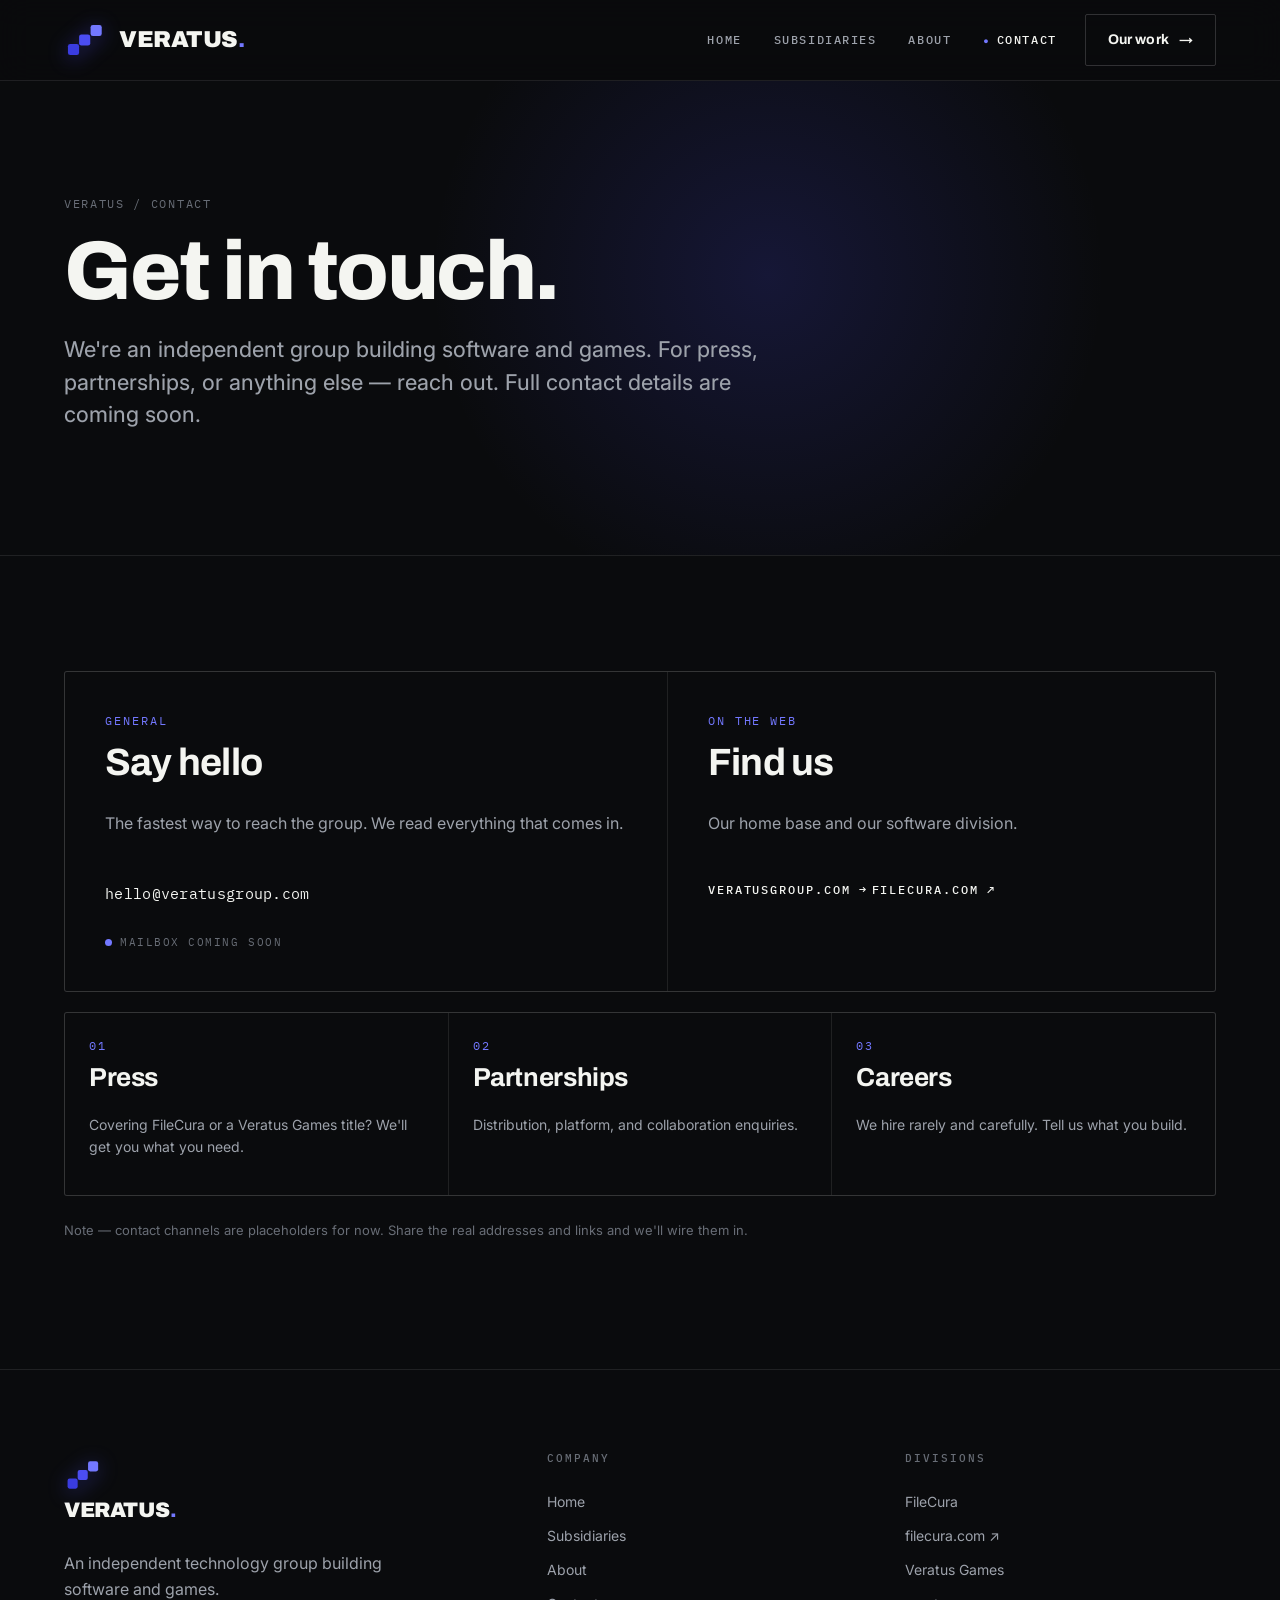
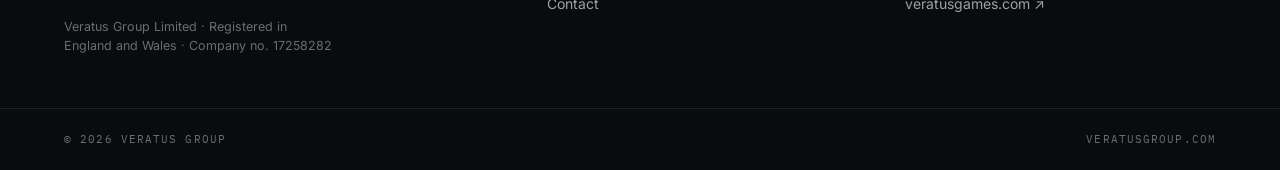
<file: contact.html>
<!doctype html>
<html lang="en">
<head>
<meta charset="utf-8"/>
<title>Contact — Veratus Group</title>
<meta name="viewport" content="width=device-width, initial-scale=1"/>
<link rel="icon" type="image/svg+xml" href="assets/veratus-mark.svg"/>
<link rel="stylesheet" href="veratus.css"/>
<style>
  .pagehead { border-bottom: 1px solid var(--line); position: relative; overflow: hidden; }
  .pagehead__glow { position:absolute; top:-40%; left:30%; width:60vw; height:60vw; background: radial-gradient(circle, rgba(75,77,242,0.18), transparent 62%); pointer-events:none; }
  .pagehead__inner { position: relative; padding-block: clamp(56px,8vw,104px); }
  .crumbs { font-family: var(--f-mono); font-size: 12px; letter-spacing:.14em; text-transform:uppercase; color: var(--fg-3); }
  .crumbs a:hover { color: var(--accent-bright); }

  .cgrid { display:grid; grid-template-columns: 1.1fr 1fr; gap:1px; background:var(--line); border:1px solid var(--line); border-radius:3px; overflow:hidden; }
  .ccell { background: var(--ink); padding: clamp(26px,4vw,40px); display:flex; flex-direction:column; gap:14px; }
  .ccell h3 { margin:0; }
  .ccell .k { font-family: var(--f-mono); font-size:12px; letter-spacing:.16em; text-transform:uppercase; color: var(--accent-bright); }
  .ccell .addr { font-family: var(--f-mono); font-size:15px; color: var(--fg); letter-spacing:.02em; }
  .ccell .soon { font-family: var(--f-mono); font-size:11px; letter-spacing:.14em; text-transform:uppercase; color: var(--fg-3); display:inline-flex; align-items:center; gap:8px; }
  @media (max-width: 760px){ .cgrid { grid-template-columns:1fr; } }

  .channels { display:grid; grid-template-columns: repeat(3,1fr); gap:1px; background:var(--line); border:1px solid var(--line); border-radius:3px; overflow:hidden; margin-top:20px; }
  .channel { background:var(--ink); padding:24px; display:flex; flex-direction:column; gap:8px; }
  .channel .n { font-family:var(--f-mono); font-size:12px; letter-spacing:.16em; color:var(--accent-bright); }
  .channel .d { font-size:14px; color:var(--fg-2); }
  @media (max-width: 760px){ .channels { grid-template-columns:1fr; } }
</style>
</head>
<body data-screen-label="04 Contact">

  <header class="nav">
    <div class="nav__inner">
      <a class="brand" href="index.html" aria-label="Veratus Group home">
        <svg class="brand__mark" viewBox="0 0 64 64" fill="none" aria-hidden="true">
          <rect x="6" y="38" width="17" height="17" rx="3.5" fill="#3A3CE0"></rect><rect x="40.5" y="9" width="17" height="17" rx="3.5" fill="#7378FF"></rect>
          <rect x="23" y="23.5" width="17" height="17" rx="3.5" fill="#4B4DF2"></rect>
        </svg>
        <span class="brand__name">VERATUS<b>.</b></span>
      </a>
      <nav class="nav__links" aria-label="Primary">
        <a class="nav__link" href="index.html">Home</a>
        <a class="nav__link" href="subsidiaries.html">Subsidiaries</a>
        <a class="nav__link" href="about.html">About</a>
        <a class="nav__link nav__link--keep" href="contact.html" aria-current="page">Contact</a>
        <a class="btn btn--ghost nav__cta" href="subsidiaries.html">Our work <span class="arr">→</span></a>
      </nav>
    </div>
  </header>

  <main>
    <section class="pagehead">
      <div class="pagehead__glow"></div>
      <div class="wrap pagehead__inner">
        <p class="crumbs"><a href="index.html">Veratus</a> / Contact</p>
        <h1 class="display d-xl" style="margin-top:18px;">Get in touch.</h1>
        <p class="lede" style="margin-top:22px;">
          We're an independent group building software and games. For press,
          partnerships, or anything else — reach out. Full contact details are
          coming soon.
        </p>
      </div>
    </section>

    <section class="section" data-screen-label="Contact details">
      <div class="wrap">
        <div class="cgrid fade-up">
          <div class="ccell">
            <span class="k">General</span>
            <h3 class="display d-md">Say hello</h3>
            <p class="body" style="color:var(--fg-2)">The fastest way to reach the group. We read everything that comes in.</p>
            <p class="addr">hello@veratusgroup.com</p>
            <span class="soon"><span class="dot-live"></span> Mailbox coming soon</span>
          </div>
          <div class="ccell">
            <span class="k">On the web</span>
            <h3 class="display d-md">Find us</h3>
            <p class="body" style="color:var(--fg-2)">Our home base and our software division.</p>
            <div class="stack-sm" style="margin-top:2px;">
              <a class="link-arrow" href="index.html">veratusgroup.com <span class="arr">→</span></a>
              <a class="link-arrow" href="https://filecura.com" target="_blank" rel="noopener">filecura.com <span class="arr">↗</span></a>
            </div>
          </div>
        </div>

        <div class="channels fade-up">
          <div class="channel">
            <span class="n">01</span>
            <h3 class="display d-sm">Press</h3>
            <p class="d">Covering FileCura or a Veratus Games title? We'll get you what you need.</p>
          </div>
          <div class="channel">
            <span class="n">02</span>
            <h3 class="display d-sm">Partnerships</h3>
            <p class="d">Distribution, platform, and collaboration enquiries.</p>
          </div>
          <div class="channel">
            <span class="n">03</span>
            <h3 class="display d-sm">Careers</h3>
            <p class="d">We hire rarely and carefully. Tell us what you build.</p>
          </div>
        </div>

        <p class="body muted" style="margin-top:24px; font-size:13px;">
          Note — contact channels are placeholders for now. Share the real addresses
          and links and we'll wire them in.
        </p>
      </div>
    </section>
  </main>

  <footer class="foot">
    <div class="foot__top">
      <div class="foot__col">
        <a class="brand" href="index.html" style="margin-bottom:18px;">
          <svg class="brand__mark" viewBox="0 0 64 64" fill="none" aria-hidden="true">
            <rect x="6" y="38" width="17" height="17" rx="3.5" fill="#3A3CE0"></rect><rect x="40.5" y="9" width="17" height="17" rx="3.5" fill="#7378FF"></rect>
            <rect x="23" y="23.5" width="17" height="17" rx="3.5" fill="#4B4DF2"></rect>
          </svg>
          <span class="brand__name">VERATUS<b>.</b></span>
        </a>
        <p class="body" style="max-width:34ch;">An independent technology group building software and games.</p>
        <p class="body muted" style="max-width:34ch; margin-top:10px; font-size:12.5px; line-height:1.5;">Veratus Group Limited · Registered in England and Wales · Company no. 17258282</p>
      </div>
      <div class="foot__col">
        <h4>Company</h4>
        <a href="index.html">Home</a>
        <a href="subsidiaries.html">Subsidiaries</a>
        <a href="about.html">About</a>
        <a href="contact.html">Contact</a>
      </div>
      <div class="foot__col">
        <h4>Divisions</h4>
        <a href="subsidiaries.html#filecura">FileCura</a>
        <a href="https://filecura.com" target="_blank" rel="noopener">filecura.com ↗</a>
        <a href="olympus.html">Veratus Games</a>
        <a href="https://veratusgames.com" target="_blank" rel="noopener">veratusgames.com ↗</a>
      </div>
    </div>
    <div class="foot__bottom">
      <span>© 2026 Veratus Group</span>
      <span>veratusgroup.com</span>
    </div>
  </footer>

  <script>
    (function(){
      var io = new IntersectionObserver(function(es){
        es.forEach(function(e){ if(e.isIntersecting){ e.target.classList.add('in'); io.unobserve(e.target); }});
      }, { threshold: 0.1, rootMargin: '0px 0px -6% 0px' });
      document.querySelectorAll('.fade-up').forEach(function(el){ io.observe(el); });
    })();
  </script>
  <script data-vg-reveal>
  (function(){
    var sels = ['.hero__inner','.pagehead__inner','.ohead__inner','.ctaband__inner','.octa > .wrap','.section > .wrap','.osec > .wrap'];
    var add = [];
    sels.forEach(function(s){ document.querySelectorAll(s).forEach(function(el){
      if(el.classList.contains('fade-up')) return;
      if(el.querySelector('.fade-up')) return;
      el.classList.add('fade-up'); add.push(el);
    }); });
    if(!('IntersectionObserver' in window)){ add.forEach(function(el){ el.classList.add('in'); }); return; }
    var io = new IntersectionObserver(function(es){ es.forEach(function(e){ if(e.isIntersecting){ e.target.classList.add('in'); io.unobserve(e.target); } }); }, { threshold: 0.06, rootMargin: '0px 0px -4% 0px' });
    add.forEach(function(el){ io.observe(el); });
  })();
  </script>
</body>
</html>
</file>
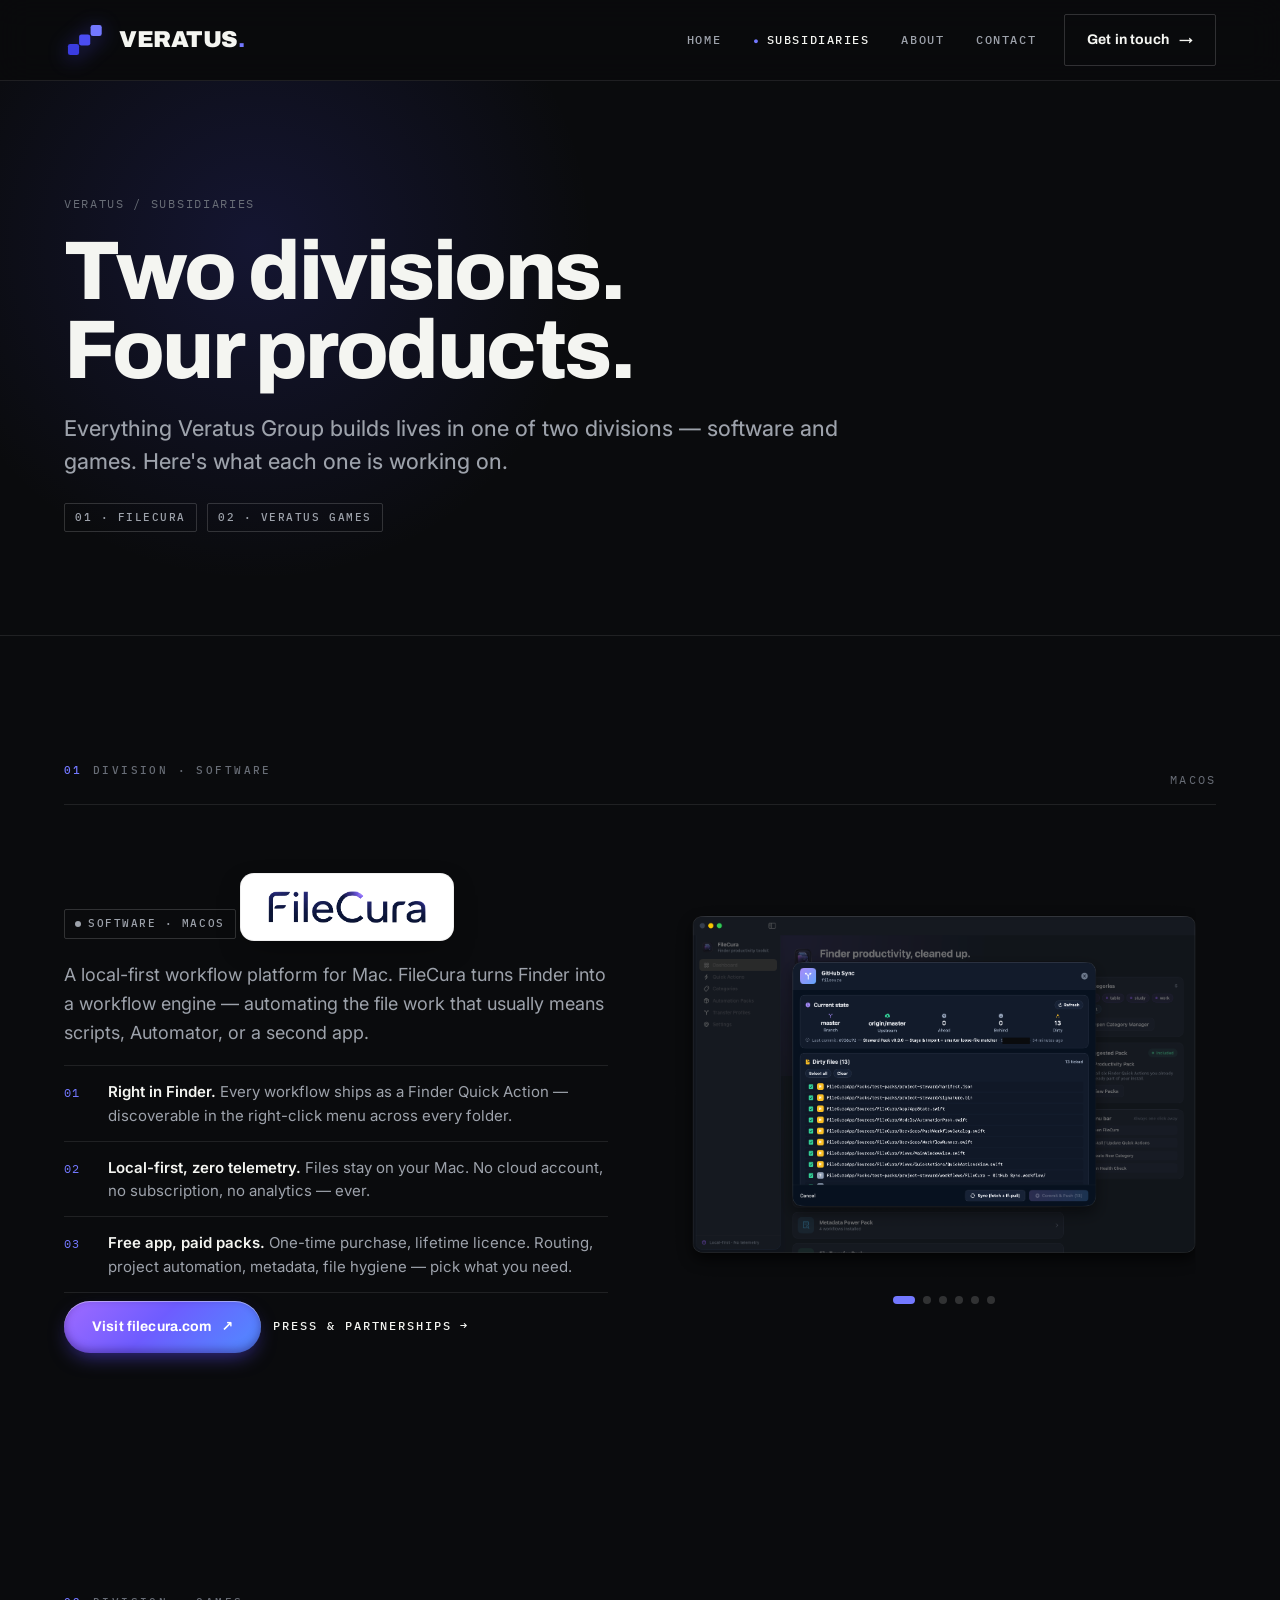
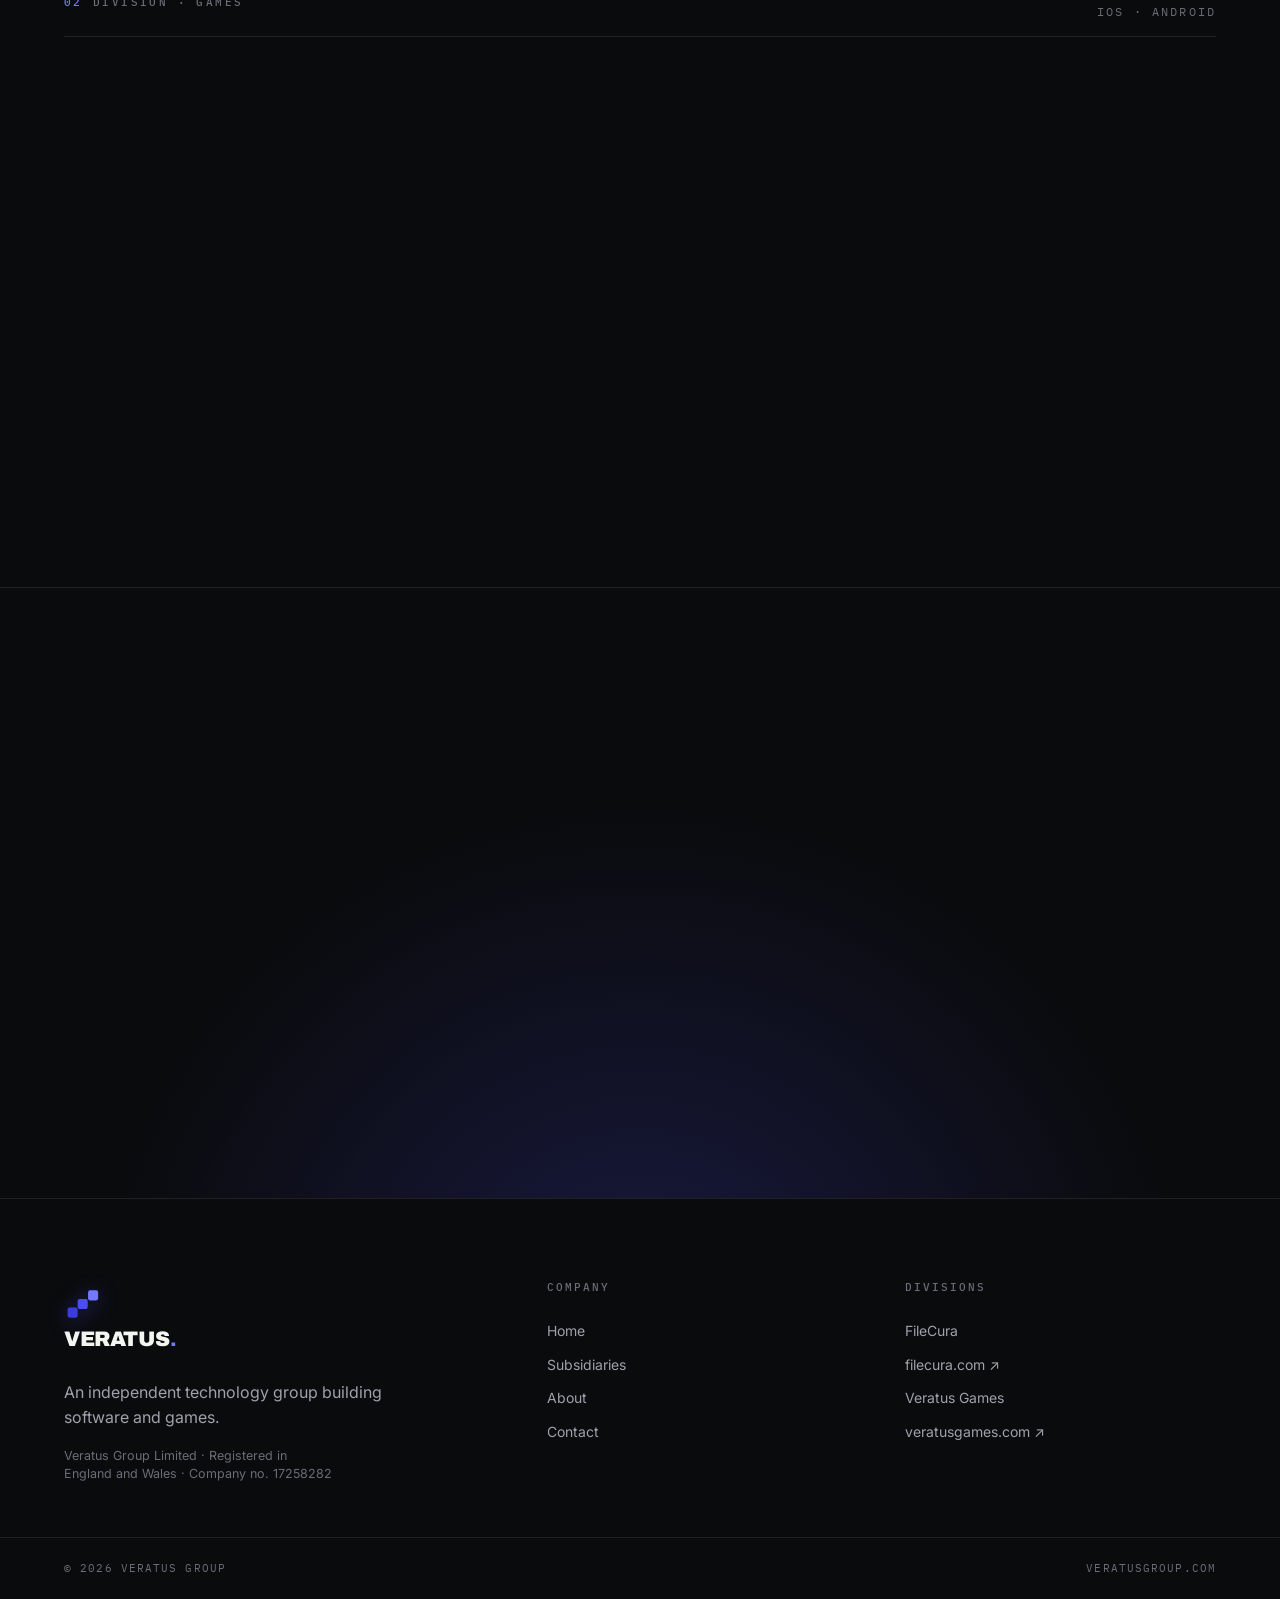
<file: subsidiaries.html>
<!doctype html>
<html lang="en">
<head>
<meta charset="utf-8"/>
<title>Subsidiaries — Veratus Group</title>
<meta name="viewport" content="width=device-width, initial-scale=1"/>
<link rel="icon" type="image/svg+xml" href="assets/veratus-mark.svg"/>
<link rel="stylesheet" href="veratus.css"/>
<link rel="stylesheet" href="https://fonts.googleapis.com/css2?family=Space+Grotesk:wght@500;600;700&family=JetBrains+Mono:wght@400;500;700&display=swap"/>
<style>
  .pagehead { border-bottom: 1px solid var(--line); position: relative; overflow: hidden; }
  .pagehead__glow { position:absolute; top:-40%; left:-10%; width:60vw; height:60vw; background: radial-gradient(circle, rgba(75,77,242,0.16), transparent 62%); pointer-events:none; }
  .pagehead__inner { position: relative; padding-block: clamp(56px,8vw,104px); }
  .crumbs { font-family: var(--f-mono); font-size: 12px; letter-spacing:.14em; text-transform:uppercase; color: var(--fg-3); }
  .crumbs a:hover { color: var(--accent-bright); }

  /* Division header row */
  .divhdr { display:flex; align-items:flex-end; justify-content:space-between; gap:24px; flex-wrap:wrap; }
  .divhdr__id { font-family: var(--f-mono); font-size:12px; letter-spacing:.18em; text-transform:uppercase; color: var(--fg-3); }

  .subj { display:grid; grid-template-columns: 1fr 1fr; gap: clamp(28px,5vw,64px); align-items:center; }
  .subj__shot { aspect-ratio: 4/3; }
  .featlist { list-style:none; margin:18px 0 0; padding:0; display:grid; gap:0; border-top:1px solid var(--line); }
  .featlist li { display:flex; gap:16px; align-items:baseline; padding:14px 0; border-bottom:1px solid var(--line); }
  .featlist .n { font-family: var(--f-mono); font-size:12px; color: var(--accent-bright); letter-spacing:.1em; flex:none; width:28px; }
  .featlist .t { color: var(--fg-2); font-size:15px; }
  .featlist .t b { color: var(--fg); font-weight:600; }
  @media (max-width: 820px){ .subj { grid-template-columns:1fr; } .subj--rev .subj__media { order:-1; } }

  /* Games grid */
  .glist { display:grid; gap:1px; background: var(--line); border:1px solid var(--line); border-radius:3px; overflow:hidden; }
  .gcard { background: var(--ink); display:grid; grid-template-columns: 280px 1fr; gap:0; }
  .gcard__media { padding:18px; border-right:1px solid var(--line); }
  .gcard__shot { aspect-ratio: 4/3; height:100%; }
  .gcard__body { padding: clamp(20px,3vw,34px); display:flex; flex-direction:column; gap:14px; justify-content:center; }
  .gcard__top { display:flex; align-items:flex-start; justify-content:space-between; gap:16px; flex-wrap:wrap; }
  .gcard__genre { font-family: var(--f-mono); font-size:12px; letter-spacing:.12em; text-transform:uppercase; color: var(--accent-bright); margin-top:4px; }
  .platrow { display:flex; gap:8px; flex-wrap:wrap; margin-top:2px; }
  @media (max-width: 720px){ .gcard { grid-template-columns:1fr; } .gcard__media { border-right:0; border-bottom:1px solid var(--line); } }

  .ctaband { position: relative; overflow: hidden; border-top: 1px solid var(--line); }
  .ctaband__glow { position: absolute; inset: 0; background: radial-gradient(60% 120% at 50% 120%, rgba(75,77,242,0.22), transparent 70%); pointer-events: none; }
  .ctaband__inner { position: relative; text-align: center; padding-block: clamp(64px,9vw,120px); display: flex; flex-direction: column; align-items: center; gap: 26px; }

  /* Compact Veratus Games overview card (full studio lives on olympus.html) */
  .olympus-card { aspect-ratio:16/10; display:flex; align-items:center; justify-content:center; padding:18px;
    background:
      radial-gradient(62% 64% at 50% 34%, rgba(44,58,115,.55), transparent 70%),
      linear-gradient(160deg,#10193A,#070A16);
    border:1px solid rgba(245,199,84,.22); border-radius:3px; overflow:hidden;
    transition:transform .2s, border-color .2s, box-shadow .2s; }
  .olympus-card:hover { transform:translateY(-3px); border-color:rgba(245,199,84,.5); box-shadow:0 18px 40px -18px rgba(0,0,0,.6); }
  .olympus-card img { width:90%; max-width:500px; height:auto; }

  /* === Veratus Games — studio brand zone (its own visual language) === */
  .oly { position:relative; overflow:hidden;
    background:
      radial-gradient(58% 48% at 80% 16%, rgba(44,58,115,.55), transparent 70%),
      radial-gradient(52% 52% at 10% 92%, rgba(31,42,85,.5), transparent 70%),
      linear-gradient(180deg,#070A16 0%, #0A0E1F 55%, #0B1024 100%);
    color:#F6F8FF;
    border-top:1px solid rgba(255,255,255,.08); border-bottom:1px solid rgba(255,255,255,.08); }
  .oly__stars { position:absolute; left:0; top:0; width:100%; height:300px; opacity:.7; pointer-events:none; }
  .oly__mtn { position:absolute; left:0; bottom:0; width:100%; height:62%; opacity:.5; pointer-events:none; }
  .oly__laurel { position:absolute; right:4%; top:9%; width:min(340px,30vw); opacity:.07; pointer-events:none; }
  .oly__inner { position:relative; z-index:1; }
  .oly-eye { font-family:'JetBrains Mono',monospace; font-size:11px; font-weight:500; text-transform:uppercase; letter-spacing:.2em; color:#8893BC; display:inline-flex; align-items:center; gap:10px; }
  .oly-eye .idx { color:#F5C754; }
  .oly__rule { height:1px; background:rgba(245,199,84,.28); }
  .oly__head { display:grid; grid-template-columns:1.5fr 1fr; gap:clamp(28px,5vw,64px); align-items:end; }
  .oly__logo { height:auto; width:min(420px,82%); margin-bottom:24px; }
  .oly-h2 { margin:0; font-family:'Space Grotesk',sans-serif; font-weight:700; font-size:clamp(34px,5vw,64px); letter-spacing:-.025em; line-height:1; color:#F6F8FF; }
  .oly-lede { margin:20px 0 0; font-family:'Inter',sans-serif; font-size:clamp(15px,1.5vw,18px); line-height:1.55; color:#B9C2E0; max-width:48ch; }
  .oly__stats { display:flex; flex-direction:column; gap:18px; padding-left:clamp(0px,2vw,24px); }
  .oly__stat { display:flex; flex-direction:column; gap:4px; padding-bottom:16px; border-bottom:1px solid rgba(255,255,255,.1); }
  .oly__stat .v { font-family:'Space Grotesk',sans-serif; font-weight:700; font-size:40px; letter-spacing:-.02em; line-height:1; color:#F5C754; }
  .oly__stat .l { font-family:'JetBrains Mono',monospace; font-size:11px; letter-spacing:.14em; text-transform:uppercase; color:#8893BC; }
  .oly-grid { display:grid; grid-template-columns:repeat(3,1fr); gap:20px; }
  .gtile { position:relative; border-radius:14px; overflow:hidden; aspect-ratio:4/5; border:1px solid rgba(255,255,255,.08); background:linear-gradient(155deg,#161E40,#0F1530); transition:transform .22s cubic-bezier(.16,.84,.24,1), box-shadow .22s; }
  .gtile:hover { transform:translateY(-4px); box-shadow:0 18px 40px -18px rgba(0,0,0,.7); }
  .gtile__art { position:absolute; inset:0;
    background:
      radial-gradient(60% 60% at 50% 30%, color-mix(in srgb,var(--gc) 20%,transparent), transparent 70%),
      linear-gradient(180deg, color-mix(in srgb,var(--gc) 12%,transparent) 0%, transparent 50%, #05070F 100%); }
  .gtile__glyph { position:absolute; top:11%; left:50%; transform:translateX(-50%); font-family:'Space Grotesk',sans-serif; font-weight:700; font-size:clamp(120px,16vw,190px); letter-spacing:-.04em; color:var(--gc); opacity:.18; line-height:1; pointer-events:none; }
  .gtile__body { position:relative; z-index:1; height:100%; padding:24px; display:flex; flex-direction:column; justify-content:space-between; }
  .gtile__top { display:flex; justify-content:space-between; align-items:flex-start; gap:10px; }
  .gtile__tag { font-family:'JetBrains Mono',monospace; font-size:10px; letter-spacing:.22em; color:var(--gc); }
  .gtile__flag { padding:4px 10px; border-radius:999px; background:color-mix(in srgb,var(--gc) 14%,transparent); border:1px solid color-mix(in srgb,var(--gc) 42%,transparent); font-family:'JetBrains Mono',monospace; font-size:9px; letter-spacing:.14em; color:var(--gc); white-space:nowrap; }
  .gtile__name { font-family:'Space Grotesk',sans-serif; font-weight:700; font-size:clamp(24px,2.4vw,30px); letter-spacing:-.02em; line-height:1; color:#F6F8FF; }
  .gtile__genre { margin-top:6px; font-family:'Inter',sans-serif; font-size:14px; color:#B9C2E0; }
  .gtile__plat { margin-top:16px; display:flex; gap:8px; }
  .gtile__plat span { font-family:'JetBrains Mono',monospace; font-size:10px; letter-spacing:.14em; color:#8893BC; padding:5px 10px; border:1px solid rgba(255,255,255,.14); border-radius:3px; }
  @media (max-width:860px){ .oly__head { grid-template-columns:1fr; align-items:start; } .oly__stats { flex-direction:row; gap:32px; padding-left:0; } .oly__stat { border-bottom:0; } }
  @media (max-width:720px){ .oly-grid { grid-template-columns:1fr; } }
</style>
</head>
<body data-screen-label="02 Subsidiaries">

  <header class="nav">
    <div class="nav__inner">
      <a class="brand" href="index.html" aria-label="Veratus Group home">
        <svg class="brand__mark" viewBox="0 0 64 64" fill="none" aria-hidden="true">
          <rect x="6" y="38" width="17" height="17" rx="3.5" fill="#3A3CE0"></rect><rect x="40.5" y="9" width="17" height="17" rx="3.5" fill="#7378FF"></rect>
          <rect x="23" y="23.5" width="17" height="17" rx="3.5" fill="#4B4DF2"></rect>
        </svg>
        <span class="brand__name">VERATUS<b>.</b></span>
      </a>
      <nav class="nav__links" aria-label="Primary">
        <a class="nav__link" href="index.html">Home</a>
        <a class="nav__link" href="subsidiaries.html" aria-current="page">Subsidiaries</a>
        <a class="nav__link" href="about.html">About</a>
        <a class="nav__link nav__link--keep" href="contact.html">Contact</a>
        <a class="btn btn--ghost nav__cta" href="contact.html">Get in touch <span class="arr">→</span></a>
      </nav>
    </div>
  </header>

  <main>
    <!-- PAGE HEAD -->
    <section class="pagehead">
      <div class="pagehead__glow"></div>
      <div class="wrap pagehead__inner">
        <p class="crumbs"><a href="index.html">Veratus</a> / Subsidiaries</p>
        <h1 class="display d-xl" style="margin-top:18px;">Two divisions.<br/>Four products.</h1>
        <p class="lede" style="margin-top:22px;">
          Everything Veratus Group builds lives in one of two divisions —
          software and games. Here's what each one is working on.
        </p>
        <div class="row" style="margin-top:26px; gap:10px;">
          <a class="tag" href="#filecura" style="cursor:pointer;">01 · FileCura</a>
          <a class="tag" href="#olympus" style="cursor:pointer;">02 · Veratus Games</a>
        </div>
      </div>
    </section>

    <!-- FILECURA -->
    <section class="section" id="filecura" data-screen-label="FileCura">
      <div class="wrap">
        <div class="divhdr" style="margin-bottom:14px;">
          <p class="eyebrow"><span class="idx">01</span> Division · Software</p>
          <span class="divhdr__id">macOS</span>
        </div>
        <div class="rule" style="margin-bottom:clamp(28px,4vw,48px);"></div>

        <div class="subj fade-up">
          <div class="stack">
            <span class="tag tag--dot">Software · macOS</span>
            <span class="fc-logo"><img src="assets/filecura-wordmark.png" alt="FileCura — local-first workflow platform for Mac"/></span>
            <p class="body-lg" style="color:var(--fg-2)">
              A local-first workflow platform for Mac. FileCura turns Finder
              into a workflow engine — automating the file work that usually
              means scripts, Automator, or a second app.
            </p>
            <ul class="featlist">
              <li><span class="n">01</span><span class="t"><b>Right in Finder.</b> Every workflow ships as a Finder Quick Action — discoverable in the right-click menu across every folder.</span></li>
              <li><span class="n">02</span><span class="t"><b>Local-first, zero telemetry.</b> Files stay on your Mac. No cloud account, no subscription, no analytics — ever.</span></li>
              <li><span class="n">03</span><span class="t"><b>Free app, paid packs.</b> One-time purchase, lifetime licence. Routing, project automation, metadata, file hygiene — pick what you need.</span></li>
            </ul>
            <div class="row" style="margin-top:8px;">
              <a class="btn btn--filecura" href="https://filecura.com" target="_blank" rel="noopener">Visit filecura.com <span class="arr">↗</span></a>
              <a class="link-arrow muted" href="contact.html">Press &amp; partnerships <span class="arr">→</span></a>
            </div>
          </div>
          <div class="subj__media">
            <div class="fc-slides" data-fc-slides>
              <img src="assets/fc/fc-1.png" alt="FileCura — Dashboard"/>
              <img src="assets/fc/fc-2.png" alt="FileCura — Quick Actions"/>
              <img src="assets/fc/fc-3.png" alt="FileCura — Automation Packs"/>
              <img src="assets/fc/fc-4.png" alt="FileCura — Settings"/>
              <img src="assets/fc/fc-5.png" alt="FileCura — Git Full Run"/>
              <img src="assets/fc/fc-6.png" alt="FileCura — Archive Handler"/>
            </div>
            <div class="fc-dots" data-fc-dots></div>
          </div>
        </div>
      </div>
    </section>

    <!-- VERATUS GAMES — overview (full studio on its own page) -->
    <section class="section" id="olympus" data-screen-label="Veratus Games">
      <div class="wrap">
        <div class="divhdr" style="margin-bottom:14px;">
          <p class="eyebrow"><span class="idx">02</span> Division · Games</p>
          <span class="divhdr__id">iOS · Android</span>
        </div>
        <div class="rule" style="margin-bottom:clamp(28px,4vw,48px);"></div>

        <div class="subj subj--rev fade-up">
          <div class="stack">
            <span class="tag tag--dot" style="color:#F5C754;border-color:rgba(245,199,84,.42)">Mobile game studio</span>
            <h2 class="display d-lg">Veratus Games</h2>
            <p class="body-lg" style="color:var(--fg-2)">
              Veratus Group's mobile studio — original, tightly-crafted titles for
              iOS and Android. Apex Drift is live on the App Store, Eclipse Run
              and Triagles are launching next, and Lost in the Woods is in active
              development.
            </p>
            <div class="row" style="margin-top:4px; gap:28px;">
              <div class="stack-sm"><div class="display d-md" style="color:#F5C754">04</div><div class="mono" style="font-size:12px;letter-spacing:.12em;text-transform:uppercase;color:var(--fg-3)">Titles</div></div>
              <div class="stack-sm"><div class="display d-md" style="color:#5EE3FF">2</div><div class="mono" style="font-size:12px;letter-spacing:.12em;text-transform:uppercase;color:var(--fg-3)">Platforms</div></div>
            </div>
            <div class="row" style="margin-top:14px;">
              <a class="btn btn--olympus" href="olympus.html">Visit Veratus Games <span class="arr">→</span></a>
            </div>
          </div>
          <a class="olympus-card" href="olympus.html" aria-label="Visit the Veratus Games page">
            <img src="assets/olympus-lockup.svg" alt="Veratus Games"/>
          </a>
        </div>
      </div>
    </section>

    <!-- CTA -->
    <section class="ctaband on-ink" data-screen-label="CTA">
      <div class="ctaband__glow"></div>
      <div class="wrap ctaband__inner">
        <p class="eyebrow eyebrow--accent">Veratus Group</p>
        <h2 class="display d-xl" style="max-width:16ch;">Want to work with us, or cover what we build?</h2>
        <a class="btn btn--accent" href="contact.html">Get in touch <span class="arr">→</span></a>
      </div>
    </section>
  </main>

  <footer class="foot">
    <div class="foot__top">
      <div class="foot__col">
        <a class="brand" href="index.html" style="margin-bottom:18px;">
          <svg class="brand__mark" viewBox="0 0 64 64" fill="none" aria-hidden="true">
            <rect x="6" y="38" width="17" height="17" rx="3.5" fill="#3A3CE0"></rect><rect x="40.5" y="9" width="17" height="17" rx="3.5" fill="#7378FF"></rect>
            <rect x="23" y="23.5" width="17" height="17" rx="3.5" fill="#4B4DF2"></rect>
          </svg>
          <span class="brand__name">VERATUS<b>.</b></span>
        </a>
        <p class="body" style="max-width:34ch;">An independent technology group building software and games.</p>
        <p class="body muted" style="max-width:34ch; margin-top:10px; font-size:12.5px; line-height:1.5;">Veratus Group Limited · Registered in England and Wales · Company no. 17258282</p>
      </div>
      <div class="foot__col">
        <h4>Company</h4>
        <a href="index.html">Home</a>
        <a href="subsidiaries.html">Subsidiaries</a>
        <a href="about.html">About</a>
        <a href="contact.html">Contact</a>
      </div>
      <div class="foot__col">
        <h4>Divisions</h4>
        <a href="#filecura">FileCura</a>
        <a href="https://filecura.com" target="_blank" rel="noopener">filecura.com ↗</a>
        <a href="olympus.html">Veratus Games</a>
        <a href="https://veratusgames.com" target="_blank" rel="noopener">veratusgames.com ↗</a>
      </div>
    </div>
    <div class="foot__bottom">
      <span>© 2026 Veratus Group</span>
      <span>veratusgroup.com</span>
    </div>
  </footer>

  <script>
    (function(){
      var io = new IntersectionObserver(function(es){
        es.forEach(function(e){ if(e.isIntersecting){ e.target.classList.add('in'); io.unobserve(e.target); }});
      }, { threshold: 0.1, rootMargin: '0px 0px -6% 0px' });
      document.querySelectorAll('.fade-up').forEach(function(el){ io.observe(el); });
    })();
  </script>
  <script data-vg-reveal>
  (function(){
    var sels = ['.hero__inner','.pagehead__inner','.ohead__inner','.ctaband__inner','.octa > .wrap','.section > .wrap','.osec > .wrap'];
    var add = [];
    sels.forEach(function(s){ document.querySelectorAll(s).forEach(function(el){
      if(el.classList.contains('fade-up')) return;
      if(el.querySelector('.fade-up')) return;
      el.classList.add('fade-up'); add.push(el);
    }); });
    if(!('IntersectionObserver' in window)){ add.forEach(function(el){ el.classList.add('in'); }); return; }
    var io = new IntersectionObserver(function(es){ es.forEach(function(e){ if(e.isIntersecting){ e.target.classList.add('in'); io.unobserve(e.target); } }); }, { threshold: 0.06, rootMargin: '0px 0px -4% 0px' });
    add.forEach(function(el){ io.observe(el); });
  })();
  </script>
  <script src="fc-slideshow.js"></script>
</body>
</html>
</file>
<file: veratus.css>
/* =========================================================================
   VERATUS GROUP — Brand foundation
   Bold, high-contrast editorial-tech. Ink + paper + one electric accent.
   A holding-company voice above Veratus Games & FileCura.
   ========================================================================= */

@import url('https://fonts.googleapis.com/css2?family=Archivo:wght@500;600;700;800;900&family=IBM+Plex+Mono:wght@400;500;600&family=Inter:wght@400;450;500;600&display=swap');

:root {
  /* ---- Ink (dark surfaces) -------------------------------------------- */
  --ink:    #0A0B0D;
  --ink-1:  #0F1116;   /* raised */
  --ink-2:  #15181E;   /* card */
  --ink-3:  #1E222A;   /* card hover / inset */
  --line:   rgba(255,255,255,0.09);
  --line-2: rgba(255,255,255,0.16);

  /* ---- Paper (light surfaces) ----------------------------------------- */
  --paper:   #F1F1EB;
  --paper-2: #E7E7DF;
  --paper-line: rgba(10,11,13,0.12);

  /* ---- Foreground ----------------------------------------------------- */
  --fg:   #F4F5F1;
  --fg-2: #9DA2AB;
  --fg-3: #686D76;
  --on-paper:   #0A0B0D;
  --on-paper-2: #565A60;
  --on-paper-3: #8A8D88;

  /* ---- Accent — "Voltage" --------------------------------------------- */
  --accent:        #4B4DF2;
  --accent-bright: #7378FF;
  --accent-dim:    rgba(75,77,242,0.16);
  --accent-line:   rgba(115,120,255,0.42);

  /* ---- Type ----------------------------------------------------------- */
  --f-display: 'Archivo', system-ui, sans-serif;
  --f-body:    'Inter', system-ui, -apple-system, sans-serif;
  --f-mono:    'IBM Plex Mono', 'SF Mono', ui-monospace, monospace;

  /* ---- Spacing (4px base) --------------------------------------------- */
  --gutter: clamp(20px, 5vw, 80px);
  --maxw: 1280px;
}

/* ---- Reset ------------------------------------------------------------ */
*, *::before, *::after { box-sizing: border-box; }
html { -webkit-text-size-adjust: 100%; scroll-behavior: smooth; }
body {
  margin: 0;
  background: var(--ink);
  color: var(--fg);
  font-family: var(--f-body);
  font-size: 16px;
  line-height: 1.55;
  -webkit-font-smoothing: antialiased;
  text-rendering: optimizeLegibility;
}
a { color: inherit; text-decoration: none; }
img, svg { display: block; max-width: 100%; }
::selection { background: var(--accent); color: #fff; }
body::-webkit-scrollbar { width: 11px; }
body::-webkit-scrollbar-track { background: var(--ink); }
body::-webkit-scrollbar-thumb { background: #23262e; }
body::-webkit-scrollbar-thumb:hover { background: #2c3038; }

/* =========================================================================
   Typography
   ========================================================================= */
.eyebrow {
  font-family: var(--f-mono);
  font-size: 11px;
  font-weight: 500;
  text-transform: uppercase;
  letter-spacing: 0.22em;
  color: var(--fg-3);
  display: inline-flex;
  align-items: center;
  gap: 10px;
}
.eyebrow .idx { color: var(--accent-bright); }
.eyebrow--accent { color: var(--accent-bright); }
.on-paper .eyebrow { color: var(--on-paper-3); }
.on-paper .eyebrow .idx { color: var(--accent); }

.display {
  font-family: var(--f-display);
  font-weight: 800;
  line-height: 0.95;
  letter-spacing: -0.02em;
  margin: 0;
  text-wrap: balance;
}
.d-xxl { font-size: clamp(48px, 9.5vw, 148px); font-weight: 900; letter-spacing: -0.035em; }
.d-xl  { font-size: clamp(40px, 6.5vw, 92px);  font-weight: 800; letter-spacing: -0.03em; }
.d-lg  { font-size: clamp(32px, 4.4vw, 60px);  font-weight: 800; letter-spacing: -0.025em; }
.d-md  { font-size: clamp(26px, 3vw, 38px);    font-weight: 700; letter-spacing: -0.02em; }
.d-sm  { font-size: clamp(20px, 2.2vw, 26px);  font-weight: 700; letter-spacing: -0.015em; line-height: 1.1; }

.lede {
  font-size: clamp(17px, 1.7vw, 22px);
  line-height: 1.5;
  color: var(--fg-2);
  font-weight: 450;
  max-width: 56ch;
  text-wrap: pretty;
}
.body-lg { font-size: 18px; line-height: 1.6; color: var(--fg-2); text-wrap: pretty; }
.body    { font-size: 16px; line-height: 1.6; color: var(--fg-2); text-wrap: pretty; }
.muted   { color: var(--fg-3); }
.on-paper .lede, .on-paper .body-lg, .on-paper .body { color: var(--on-paper-2); }
.on-paper .muted { color: var(--on-paper-3); }
.mono { font-family: var(--f-mono); font-variant-numeric: tabular-nums; }

/* =========================================================================
   Layout
   ========================================================================= */
.wrap { max-width: var(--maxw); margin: 0 auto; padding-left: var(--gutter); padding-right: var(--gutter); }
.section { padding-block: clamp(64px, 9vw, 132px); }
.on-paper { background: var(--paper); color: var(--on-paper); }
.on-ink   { background: var(--ink); color: var(--fg); }

/* Hairline-bordered grid blocks (the system signature) */
.rule { height: 1px; background: var(--line); border: 0; margin: 0; }
.on-paper .rule { background: var(--paper-line); }

/* =========================================================================
   Buttons
   ========================================================================= */
.btn {
  display: inline-flex;
  align-items: center;
  gap: 10px;
  font-family: var(--f-display);
  font-weight: 700;
  font-size: 14px;
  letter-spacing: 0.01em;
  padding: 14px 22px;
  border: 1px solid transparent;
  border-radius: 2px;
  cursor: pointer;
  transition: transform .12s cubic-bezier(.34,1.4,.5,1), background .18s, color .18s, border-color .18s;
  white-space: nowrap;
}
.btn:active { transform: translateY(1px); }
.btn .arr { transition: transform .18s cubic-bezier(.16,.84,.24,1); }
.btn:hover .arr { transform: translateX(4px); }

/* Little bounce on the nav buttons */
@keyframes navBounce {
  0% { transform: translateY(0); }
  26% { transform: translateY(-6px); }
  50% { transform: translateY(0); }
  68% { transform: translateY(-3px); }
  85% { transform: translateY(0); }
  100% { transform: translateY(0); }
}
.nav .btn:hover { animation: navBounce .6s cubic-bezier(.28,.84,.42,1); }

.btn--accent { background: var(--accent); color: #fff; }
.btn--accent:hover { background: var(--accent-bright); }
.btn--ghost { background: transparent; color: var(--fg); border-color: var(--line-2); }
.btn--ghost:hover { border-color: var(--fg); background: rgba(255,255,255,0.04); }
.on-paper .btn--ghost { color: var(--on-paper); border-color: var(--paper-line); }
.on-paper .btn--ghost:hover { border-color: var(--on-paper); background: rgba(10,11,13,0.04); }

/* FileCura — rounded gradient button with 3D depth (matches the app's brand) */
.btn--filecura {
  background: linear-gradient(135deg, #A06BFF 0%, #6E5CFF 46%, #4F8DFF 100%);
  color: #fff;
  border: 0;
  border-radius: 999px;
  padding: 15px 28px;
  box-shadow:
    inset 0 1px 0 rgba(255,255,255,0.42),
    inset 0 -3px 8px rgba(40,18,90,0.45),
    0 8px 20px -6px rgba(96,79,255,0.6),
    0 2px 5px rgba(0,0,0,0.35);
  transition: transform .14s cubic-bezier(.34,1.4,.5,1), box-shadow .2s, filter .2s;
}
.btn--filecura:hover {
  filter: brightness(1.07);
  transform: translateY(-2px);
  box-shadow:
    inset 0 1px 0 rgba(255,255,255,0.48),
    inset 0 -3px 8px rgba(40,18,90,0.45),
    0 13px 28px -6px rgba(96,79,255,0.72),
    0 3px 7px rgba(0,0,0,0.4);
}
.btn--filecura:active {
  transform: translateY(1px);
  filter: brightness(.98);
  box-shadow:
    inset 0 2px 6px rgba(28,10,68,0.55),
    0 4px 12px -6px rgba(96,79,255,0.5);
}

/* Veratus Games — gold gradient button (matches the studio theme) */
.btn--olympus {
  background: linear-gradient(180deg,#FFE38A 0%, #F5C754 55%, #B98817 100%);
  color: #1A1206;
  border: 0;
  border-radius: 4px;
  text-transform: uppercase;
  letter-spacing: 0.06em;
  box-shadow: 0 0 0 1px rgba(245,199,84,0.55), 0 10px 26px -8px rgba(245,199,84,0.5);
  transition: transform .14s cubic-bezier(.34,1.4,.5,1), filter .2s, box-shadow .2s;
}
.btn--olympus:hover { filter: brightness(1.05); transform: translateY(-2px); box-shadow: 0 0 0 1px rgba(245,199,84,0.7), 0 14px 30px -8px rgba(245,199,84,0.6); }
.btn--olympus:active { transform: translateY(1px); filter: brightness(.97); }

/* FileCura brand wordmark on a light plate (so its navy/purple reads on dark) */
.fc-logo {
  display: inline-flex; align-items: center; justify-content: center;
  padding: 14px 24px;
  background: #FFFFFF; border-radius: 14px;
  box-shadow: 0 10px 30px -12px rgba(0,0,0,0.6), inset 0 0 0 1px rgba(10,11,13,0.06);
}
.fc-logo img { display: block; height: 40px; width: auto; }

/* FileCura auto-play slideshow (screenshots carry their own window shadow) */
.fc-slides {
  position: relative; width: 100%; aspect-ratio: 2942 / 2042;
}
.fc-slides img {
  position: absolute; inset: 0; width: 100%; height: 100%;
  object-fit: contain; opacity: 0; transition: opacity .9s ease;
  pointer-events: none;
}
.fc-slides img.is-active { opacity: 1; }
.fc-dots {
  display: flex; gap: 8px; justify-content: center; margin-top: 16px;
}
.fc-dots button {
  width: 8px; height: 8px; border-radius: 50%; border: 0; padding: 0;
  background: var(--line-2); cursor: pointer;
  transition: background .25s, width .25s, border-radius .25s;
}
.fc-dots button:hover { background: var(--fg-3); }
.fc-dots button.is-active { width: 22px; border-radius: 4px; background: var(--accent-bright); }
.on-paper .fc-dots button { background: var(--paper-line); }
.on-paper .fc-dots button.is-active { background: var(--accent); }

.link-arrow {
  font-family: var(--f-mono);
  font-size: 12px;
  font-weight: 500;
  text-transform: uppercase;
  letter-spacing: 0.16em;
  display: inline-flex;
  align-items: center;
  gap: 8px;
  color: var(--fg);
  transition: gap .18s, color .18s;
}
.link-arrow .arr { transition: transform .18s; }
.link-arrow:hover { color: var(--accent-bright); }
.link-arrow:hover .arr { transform: translateX(4px); }
.on-paper .link-arrow { color: var(--on-paper); }
.on-paper .link-arrow:hover { color: var(--accent); }

/* =========================================================================
   Tags / chips
   ========================================================================= */
.tag {
  display: inline-flex;
  align-items: center;
  gap: 7px;
  font-family: var(--f-mono);
  font-size: 11px;
  font-weight: 500;
  text-transform: uppercase;
  letter-spacing: 0.14em;
  padding: 5px 10px;
  border: 1px solid var(--line-2);
  border-radius: 2px;
  color: var(--fg-2);
}
.on-paper .tag { border-color: var(--paper-line); color: var(--on-paper-2); }
.tag--dot::before {
  content: ""; width: 6px; height: 6px; border-radius: 50%;
  background: currentColor;
}

.dot-live {
  width: 7px; height: 7px; border-radius: 50%;
  background: var(--accent-bright);
  box-shadow: 0 0 0 0 var(--accent-bright);
  animation: vg-pulse 1.6s ease-in-out infinite;
}
@keyframes vg-pulse {
  0%,100% { box-shadow: 0 0 0 0 rgba(115,120,255,0.5); }
  50% { box-shadow: 0 0 0 5px rgba(115,120,255,0); }
}

/* =========================================================================
   Image placeholders (framed, mono caption — drop real art here)
   ========================================================================= */
.shot {
  position: relative;
  background-color: var(--ink-2);
  background-image:
    repeating-linear-gradient(135deg,
      rgba(255,255,255,0.022) 0 2px, transparent 2px 9px);
  border: 1px solid var(--line);
  border-radius: 3px;
  overflow: hidden;
  display: flex;
  align-items: center;
  justify-content: center;
}
.shot::after {
  content: attr(data-label);
  font-family: var(--f-mono);
  font-size: 11px;
  letter-spacing: 0.16em;
  text-transform: uppercase;
  color: var(--fg-3);
  padding: 8px 12px;
  text-align: center;
}
.on-paper .shot {
  background-color: var(--paper-2);
  background-image: repeating-linear-gradient(135deg,
      rgba(10,11,13,0.04) 0 2px, transparent 2px 9px);
  border-color: var(--paper-line);
}
.on-paper .shot::after { color: var(--on-paper-3); }

/* Corner ticks for framed blocks */
.ticks { position: relative; }
.ticks::before, .ticks::after {
  content: ""; position: absolute; width: 9px; height: 9px;
  border: 1px solid var(--accent-line); pointer-events: none;
}
.ticks::before { top: -1px; left: -1px; border-right: 0; border-bottom: 0; }
.ticks::after  { bottom: -1px; right: -1px; border-left: 0; border-top: 0; }

/* =========================================================================
   Navigation
   ========================================================================= */
.nav {
  position: sticky; top: 0; z-index: 50;
  background: rgba(10,11,13,0.72);
  backdrop-filter: blur(16px);
  -webkit-backdrop-filter: blur(16px);
  border-bottom: 1px solid var(--line);
}
.nav__inner {
  max-width: var(--maxw); margin: 0 auto;
  padding: 0 var(--gutter);
  height: 80px;
  display: flex; align-items: center; justify-content: space-between;
}
.brand { display: inline-flex; align-items: center; gap: 13px; }
.brand__mark { width: 42px; height: 42px; flex: none; filter: drop-shadow(0 3px 10px rgba(75,77,242,0.45)); }
.brand__name {
  font-family: var(--f-display);
  font-weight: 900; font-size: 23px; letter-spacing: -0.02em;
  color: var(--fg);
}
.foot .brand__mark { width: 38px; height: 38px; }
.foot .brand__name { font-size: 21px; }
.brand__name b { color: var(--accent-bright); font-weight: 800; }
.nav__links { display: flex; align-items: center; gap: 4px; }
.nav__link {
  font-family: var(--f-mono);
  font-size: 12px; font-weight: 500;
  text-transform: uppercase; letter-spacing: 0.13em;
  color: var(--fg-2);
  padding: 9px 14px; border-radius: 2px;
  transition: color .16s, background .16s;
}
.nav__link:hover { color: var(--fg); background: rgba(255,255,255,0.05); }
.nav__link[aria-current="page"] { color: var(--fg); }
.nav__link[aria-current="page"]::before { content: "● "; color: var(--accent-bright); font-size: 9px; }
.nav__cta { margin-left: 10px; }

@media (max-width: 760px) {
  .nav__links .nav__link { display: none; }
  .nav__links .nav__link--keep { display: inline-flex; }
  .nav__cta { display: none; }
}

/* =========================================================================
   Footer
   ========================================================================= */
.foot { background: var(--ink); border-top: 1px solid var(--line); }
.foot__top {
  max-width: var(--maxw); margin: 0 auto; padding: clamp(48px,7vw,80px) var(--gutter) 40px;
  display: grid; grid-template-columns: 1.4fr 1fr 1fr; gap: 48px;
}
.foot__col h4 {
  font-family: var(--f-mono); font-size: 11px; font-weight: 500;
  text-transform: uppercase; letter-spacing: 0.18em; color: var(--fg-3);
  margin: 0 0 18px;
}
.foot__col a { display: block; color: var(--fg-2); padding: 6px 0; font-size: 14px; transition: color .15s; }
.foot__col a:hover { color: var(--accent-bright); }
.foot__bottom {
  max-width: var(--maxw); margin: 0 auto;
  padding: 22px var(--gutter); border-top: 1px solid var(--line);
  display: flex; align-items: center; justify-content: space-between; gap: 16px;
  font-family: var(--f-mono); font-size: 11px; letter-spacing: 0.1em;
  text-transform: uppercase; color: var(--fg-3); flex-wrap: wrap;
}
@media (max-width: 720px) {
  .foot__top { grid-template-columns: 1fr 1fr; gap: 32px; }
}

/* Utility */
.stack-sm > * + * { margin-top: 12px; }
.stack > * + * { margin-top: 20px; }
.flex { display: flex; }
.row { display: flex; gap: 12px; align-items: center; flex-wrap: wrap; }
.fade-up { opacity: 0; transform: translateY(28px); transition: opacity .7s var(--_e,cubic-bezier(.16,.84,.24,1)), transform .7s var(--_e,cubic-bezier(.16,.84,.24,1)); }
.fade-up.in { opacity: 1; transform: none; }
/* Under reduced motion: keep a gentle opacity-only fade (no vestibular slide) */
@media (prefers-reduced-motion: reduce) {
  .fade-up { opacity: 0; transform: none; transition: opacity .6s ease; }
  .fade-up.in { opacity: 1; }
  html { scroll-behavior: auto; }
}
</file>
